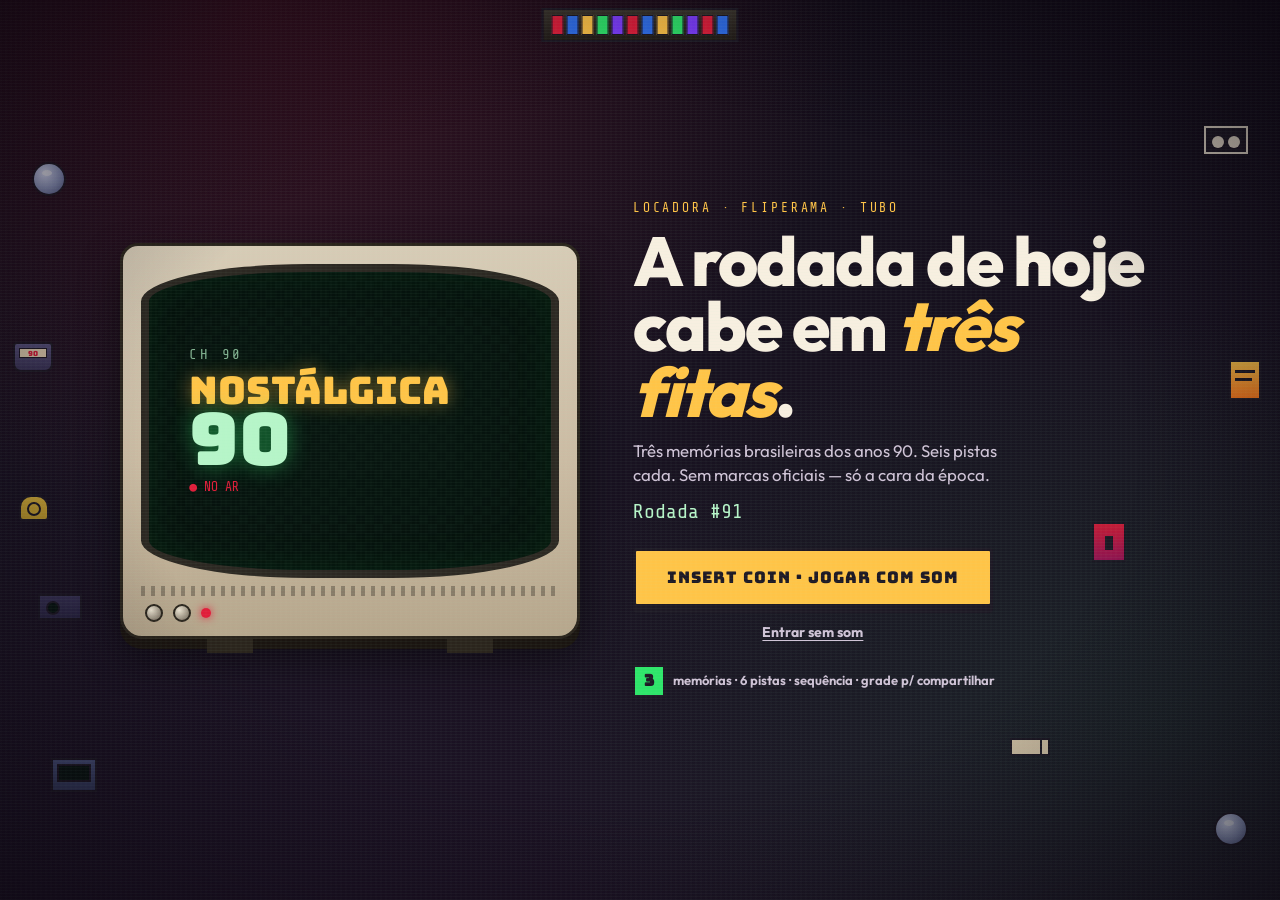
<file: index.html>
<!DOCTYPE html>
<html lang="pt-BR">
<head>
<meta charset="UTF-8">
<meta name="viewport" content="width=device-width, initial-scale=1.0, viewport-fit=cover">
<title>Nostálgica 90 — Rodada diária dos anos 90</title>
<meta name="description" content="3 memórias por dia: descubra clássicos dos anos 90 no Brasil com 6 pistas progressivas. Sequência, pontuação da rodada e grade para compartilhar. Volte todo dia.">
<meta name="theme-color" content="#c9bba4">
<meta name="apple-mobile-web-app-capable" content="yes">
<meta name="apple-mobile-web-app-status-bar-style" content="black-translucent">
<meta name="apple-mobile-web-app-title" content="Nostálgica 90">

<meta property="og:type" content="website">
<meta property="og:site_name" content="Nostálgica 90">
<meta property="og:title" content="Nostálgica 90 — Rodada diária dos anos 90">
<meta property="og:description" content="3 memórias por dia, 6 pistas, sequência e a cara de uma TV de tubo. Você lembra disso?">
<meta property="og:url" content="https://asilva-01.github.io/nostalgica90/">
<meta property="og:image" content="https://asilva-01.github.io/nostalgica90/assets/og-image.png">
<meta property="og:locale" content="pt_BR">
<meta name="twitter:card" content="summary_large_image">
<meta name="twitter:title" content="Nostálgica 90 — Rodada diária dos anos 90">
<meta name="twitter:description" content="3 memórias por dia, 6 pistas, sequência e a cara de uma TV de tubo.">
<meta name="twitter:image" content="https://asilva-01.github.io/nostalgica90/assets/og-image.png">
<link rel="canonical" href="https://asilva-01.github.io/nostalgica90/">
<link rel="icon" type="image/png" href="assets/icons/icon-192.png">
<link rel="apple-touch-icon" href="assets/icons/icon-192.png">
<link rel="manifest" href="manifest.json">
<link rel="stylesheet" href="styles.css">
<script type="application/ld+json">
{
  "@context": "https://schema.org",
  "@type": "WebApplication",
  "name": "Nostálgica 90",
  "url": "https://asilva-01.github.io/nostalgica90/",
  "description": "Rodada diária de 3 memórias dos anos 90 no Brasil. Descubra cada clássico com o menor número de pistas, some os pontos da rodada e mantenha sua sequência.",
  "inLanguage": "pt-BR",
  "applicationCategory": "GameApplication",
  "operatingSystem": "Any",
  "browserRequirements": "Requires JavaScript. Requires HTML5.",
  "offers": {
    "@type": "Offer",
    "price": "0",
    "priceCurrency": "BRL"
  }
}
</script>
</head>
<body>
<div class="scanlines" aria-hidden="true"></div>
<div class="vignette" aria-hidden="true"></div>
<div class="camada-crt" aria-hidden="true"></div>

<div class="ambiente" aria-hidden="true">
  <div class="amb-prateleira">
    <span class="vhs-mini c1"></span><span class="vhs-mini c2"></span><span class="vhs-mini c3"></span>
    <span class="vhs-mini c4"></span><span class="vhs-mini c5"></span><span class="vhs-mini c1"></span>
    <span class="vhs-mini c2"></span><span class="vhs-mini c3"></span><span class="vhs-mini c4"></span>
    <span class="vhs-mini c5"></span><span class="vhs-mini c1"></span><span class="vhs-mini c2"></span>
  </div>
  <div class="memo memo-cd amb-1"><span class="cd-reflexo"></span></div>
  <div class="memo memo-cartucho amb-2"><span class="cart-rotulo">90</span></div>
  <div class="memo memo-cassete amb-3"><span class="cas-carretel a"></span><span class="cas-carretel b"></span></div>
  <div class="memo memo-telefone amb-4"><span class="tel-disco"></span></div>
  <div class="memo memo-computador amb-5"><span class="comp-tela"></span></div>
  <div class="memo memo-revista amb-6"><span class="rev-linha a"></span><span class="rev-linha b"></span></div>
  <div class="memo memo-ingresso amb-7"><span class="ing-perfurada"></span></div>
  <div class="memo memo-camera amb-8"><span class="cam-lente"></span></div>
  <div class="memo memo-cd amb-9"><span class="cd-reflexo"></span></div>
  <div class="memo memo-fliperama amb-10"><span class="flip-joystick"></span></div>
</div>

<div class="loading" id="loading" role="status" aria-live="polite">
  <div class="loading-conteudo">
    <div class="loading-vhs" aria-hidden="true">
      <span class="loading-janela"></span>
      <span class="loading-rotulo">N-90</span>
    </div>
    <div class="titulo">NOSTÁLGICA 90</div>
    <div class="sub">Rebobinando a fita…</div>
    <div class="loading-barra"><div id="loadingBarra"></div></div>
    <div class="dica">Tracking · CH 90 · PLAY</div>
  </div>
</div>

<section class="hero" id="hero">
  <div class="hero-inner">
    <div class="hero-tv" aria-hidden="true">
      <div class="hero-tv-carcaca">
        <div class="hero-tv-tela">
          <div class="hero-estatica"></div>
          <div class="hero-tv-conteudo">
            <span class="hero-ch">CH 90</span>
            <span class="hero-logo-linha">NOSTÁLGICA</span>
            <span class="hero-logo-num">90</span>
            <span class="hero-onair">● NO AR</span>
          </div>
        </div>
        <div class="hero-tv-grade"></div>
        <div class="hero-tv-botoes">
          <span class="tv-knob"></span>
          <span class="tv-knob"></span>
          <span class="led-rec"></span>
        </div>
      </div>
      <div class="hero-tv-base"></div>
    </div>

    <div class="hero-texto">
      <p class="hero-selo">LOCADORA · FLIPERAMA · TUBO</p>
      <h1 class="hero-h1">A rodada de hoje<br>cabe em <em>três fitas</em>.</h1>
      <p class="hero-sub">Três memórias brasileiras dos anos 90. Seis pistas cada. Sem marcas oficiais — só a cara da época.</p>
      <p class="hero-tag" id="heroMetaDia">Rodada do dia</p>
      <div class="hero-acoes">
        <button type="button" class="btn-hero btn-hero-primario" id="btnSom">INSERT COIN · jogar com som</button>
        <button type="button" class="btn-hero-secundario" id="btnComecar">Entrar sem som</button>
      </div>
      <p class="hero-badge"><span class="selo-90">3</span><span>memórias · 6 pistas · sequência · grade p/ compartilhar</span></p>
    </div>
  </div>
</section>

<main class="app hidden" id="app">
  <header class="topo">
    <div class="topo-logo" id="topoLogo" title="Nostálgica 90">
      <span class="topo-logo-icone" aria-hidden="true">📺</span>
      <span class="topo-logo-txt">NOSTÁLGICA</span>
      <span class="topo-logo-90">90</span>
    </div>
    <div class="topo-canal" aria-hidden="true">
      <span class="canal-ch">CH 90</span><span class="canal-sep">·</span><span class="canal-no-ar">NO AR</span>
    </div>
    <div class="topo-controles">
      <button class="icone-btn ativo" id="btnSfxToggle" aria-pressed="true" aria-label="Efeitos sonoros" title="Efeitos">🔔</button>
      <button class="icone-btn" id="btnMusicaToggle" aria-pressed="false" aria-label="Música" title="Música">🎵</button>
      <button class="icone-btn ativo" id="btnCrt" aria-pressed="true" aria-label="Modo 90s" title="90s MODE">📺</button>
    </div>
  </header>

  <div class="placar" role="status" aria-label="Placar">
    <span class="placar-rotulo">DISPLAY · VIDEOCASSETE</span>
    <div class="placar-led">
      <span class="led-pts"><b id="stPtsRodada">0</b><small>RODADA</small></span>
      <span class="led-sep"></span>
      <span class="led-item fogo"><b id="stSeq">0</b><small>SEQ</small></span>
      <span class="led-item"><b id="stMax">0</b><small>MELHOR</small></span>
      <span class="led-item"><b id="stPts">0</b><small>PTS</small></span>
      <span class="led-item"><b id="stSlot">1/3</b><small>FITA</small></span>
    </div>
  </div>

  <div class="app-corpo">
    <div class="app-coluna">
      <div class="tv-shell" id="secJogo">
        <div class="tv-cabeca">
          <span class="tv-etiqueta">PROGRAMAÇÃO</span>
          <span class="desafio-num" id="chaveDesafio">RODADA #1 · MEMÓRIA 1/3</span>
        </div>
        <div class="tv-carcaca">
          <div class="tv-tela">
            <div class="tv-bug">
              <span class="tv-bug-ao-vivo">● AO VIVO</span>
              <span class="tv-bug-ch">CH 90</span>
              <span class="tv-bug-rec">REC ●</span>
            </div>
            <div class="rodada-progresso" id="rodadaProgresso" aria-label="Progresso da rodada"></div>
            <div class="desafio-cabecalho">
              <span class="cat-pill" id="catPill">📺</span>
            </div>
            <div class="challenge-img" id="challengeImg" aria-label="Arte do desafio"></div>
            <div class="pontos-info">
              <span id="pontosLabel">Pontos desta pista</span><span><b id="pontosPossiveis">100</b> pts</span>
            </div>
            <div class="pontos-barra"><div id="pontosBarra"></div></div>
            <div id="listaPistas"></div>
            <div class="feedback" id="respMsg" role="status" aria-live="polite"></div>

            <div class="entrada" id="areaJogo">
              <label class="sr-only" for="campo">Sua resposta</label>
              <input type="text" id="campo" placeholder="Sua resposta…" autocomplete="off" autocapitalize="off" maxlength="40" aria-label="Sua resposta">
              <button type="button" class="btn btn-verde" onclick="Jogo.enviarResposta()">OK</button>
              <button type="button" class="btn btn-pular" onclick="Jogo.pularPista()">Próx. pista</button>
              <div id="areaAlternativas" class="alternativas hidden"></div>
            </div>
            <div class="botoes hidden" id="areaFim"></div>
            <div class="botoes hidden" id="areaResumo"></div>
            <div class="botoes hidden" id="areaRefazer"></div>
            <div class="hidden" id="arquivoNav">
              <button type="button" class="btn btn-azul" onclick="Jogo.voltarHoje()">⬅ Voltar pra rodada de hoje</button>
            </div>
          </div>
          <div class="tv-painel">
            <div class="tv-botoes-fisicos">
              <span class="tv-fisico on"></span>
              <span class="tv-fisico ch"></span>
              <span class="tv-fisico vol"></span>
            </div>
            <span class="tv-marca">NOSTÁLGICA 90</span>
          </div>
        </div>
        <div class="tv-perna"></div>
      </div>
      <p class="hidden voltar-amanha" id="voltarAmanha">Amanhã tem outra rodada de 3. Volte pra não perder a sequência.</p>
    </div>

    <div class="app-coluna">
      <section class="card card-secundario secao" id="secSemana">
        <div class="secao-cab" onclick="Jogo.abrirSecao('secSemana')">
          <div class="card-titulo" style="margin-bottom:0">SUA SEQUÊNCIA</div>
          <span class="seta">▶</span>
        </div>
        <div id="semana" class="semana"></div>
      </section>

      <section class="card card-secundario secao" id="secArquivo">
        <div class="secao-cab" onclick="Jogo.abrirSecao('secArquivo')">
          <div class="card-titulo" style="margin-bottom:0">ARQUIVO DA LOCADORA</div>
          <span class="seta">▶</span>
        </div>
        <p class="museu-tag">Cada fita é uma rodada de 3. Sem gabarito.</p>
        <div class="filtros" id="filtros"></div>
        <div class="galeria" id="galeria"></div>
      </section>

      <section class="card card-secundario secao" id="secCenas">
        <div class="secao-cab" onclick="Jogo.abrirSecao('secCenas')">
          <div class="card-titulo" style="margin-bottom:0">CENAS DE MEMÓRIA</div>
          <span class="seta">▶</span>
        </div>
        <p class="cenas-tag">Entre num lugar dos anos 90 e ache as memórias.</p>
        <div class="cenas-grid" id="cenasGrid"></div>
        <div class="cena" id="cenaVisor" aria-label="Cena de memória"></div>
      </section>

      <section class="card card-secundario secao" id="secMuseu">
        <div class="secao-cab" onclick="Jogo.abrirSecao('secMuseu')">
          <div class="card-titulo" style="margin-bottom:0">MUSEU DOS ANOS 90</div>
          <span class="seta">▶</span>
        </div>
        <p class="museu-tag">Colecione memórias de uma década.</p>
        <div class="museu-grid" id="museuGrid" style="margin-top:10px"></div>
        <div class="museu-itens" id="museuItens"></div>
      </section>
    </div>
  </div>

  <div class="rodape">
    <span class="rodape-sigla">NOSTÁLGICA 90 · CANAL DA MEMÓRIA</span><br>
    <a href="speciais.html">Speciais</a> · <a href="jogar-de-novo.html">Jogar de novo</a> · <a href="novelas.html">Novelas</a> · <a href="creditos.html">Créditos</a><br>
    Arte original · fotos livres na revelação · Feito com saudade dos anos 90
  </div>
</main>

<div class="modal-fundo hidden" id="modal" onclick="if(event.target===this)Jogo.fecharModal()">
  <div class="modal" role="dialog" aria-modal="true" aria-labelledby="modalCorpo">
    <button class="fecha" onclick="Jogo.fecharModal()" aria-label="Fechar">✕</button>
    <div id="modalCorpo"></div>
  </div>
</div>

<div class="toast" id="toast" role="status" aria-live="polite"></div>

<script src="selecao-rodada.js"></script>
<script src="resposta.js"></script>
<script src="data.js"></script>
<script src="artes.js?v=4"></script>
<script src="museu-artes.js"></script>
<script src="cenas.js"></script>
<script src="musica.js"></script>
<script src="som.js"></script>
<script src="efeitos.js"></script>
<script src="game.js"></script>
<script>
  if ('serviceWorker' in navigator) {
    window.addEventListener('load', function () {
      navigator.serviceWorker.register('service-worker.js').catch(function () {});
    });
  }
</script>
<script>
(function () {
  function tem(fn) { return typeof fn === "function"; }

  function montarMuseuGrid() {
    var box = document.getElementById("museuGrid");
    if (!box) return;
    if (!window.Dados || !tem(window.Dados.listaMuseu)) {
      console.warn("[BOOT] Dados.listaMuseu indisponível — pulando museu.");
      return;
    }
    var dados = window.Dados.listaMuseu();
    box.innerHTML = "";
    dados.forEach(function (g) {
      var cls = "cat-" + g.cat.replace(/\s+/g, "");
      var qt = g.itens ? g.itens.length : 0;
      box.innerHTML += '<div class="museu-cat ' + cls + '" onclick="Jogo.mostrarMuseu(\'' + g.cat + '\')"><div class="e">' + g.emoji + '</div><div class="t">' + g.cat + '</div><div class="qt">' + qt + ' itens</div></div>';
    });
  }

  var cenaAtual = null;

  function montarCenasGrid() {
    var box = document.getElementById("cenasGrid");
    if (!box) return;
    if (!window.Dados || !tem(window.Dados.listaCenas)) {
      console.warn("[BOOT] Dados.listaCenas indisponível — pulando cenas.");
      return;
    }
    if (!window.Cenas) {
      console.warn("[BOOT] window.Cenas indisponível — pulando cenas.");
      return;
    }
    var cenas = window.Dados.listaCenas();
    if (!cenas || !cenas.length) return;
    box.innerHTML = "";
    cenas.forEach(function (c) {
      box.innerHTML += '<button type="button" class="cena-card" onclick="Cenas.abrirCena(\'' + c.id + '\')"><div class="e">📼</div><div class="t">' + c.title + '</div></button>';
    });
  }

  function renderCena(id) {
    var visor = document.getElementById("cenaVisor");
    if (!visor) return;
    if (!window.Cenas || !tem(window.Cenas.renderizarCena)) {
      console.warn("[BOOT] Cenas.renderizarCena indisponível — pulando cena.");
      return;
    }
    cenaAtual = id;
    visor.innerHTML = window.Cenas.renderizarCena(id);
    if (window.Cenas && tem(window.Cenas.integrarObjetos)) window.Cenas.integrarObjetos(visor);
    var objs = visor.querySelectorAll('.cena-objeto');
    objs.forEach(function (ob) {
      ob.addEventListener('click', function (ev) {
        ev.stopPropagation();
        var mid = ob.getAttribute('data-memoria');
        if (!window.Dados || !tem(window.Dados.memoriaPorId)) return;
        var m = window.Dados.memoriaPorId(mid);
        if (!m) return;
        if (window.Cenas && tem(window.Cenas.tocarSom)) window.Cenas.tocarSom(m);
        if (window.Jogo && tem(window.Jogo.abrirMemoria)) window.Jogo.abrirMemoria(m);
      });
    });
  }

  if (window.Cenas) {
    window.Cenas.abrirCena = function (id) {
      renderCena(id);
      if (window.Cenas.tocarSomCena) window.Cenas.tocarSomCena(id);
    };

    window.Cenas.tocarSomCena = function (id) {
      if (!window.Dados || !tem(window.Dados.cenaPorId)) return;
      var c = window.Dados.cenaPorId(id);
      if (!c) return;
      var m = window.Dados.memoriaPorId((c.objects || [])[0]);
      if (m) window.Cenas.tocarSom(m);
    };
  } else {
    console.warn("[BOOT] window.Cenas indisponível — cenas desabilitadas.");
  }

  function removerLoading() {
    var barra = document.getElementById("loadingBarra");
    if (barra) barra.style.width = "100%";
    setTimeout(function () {
      var l = document.getElementById("loading");
      if (!l) return;
      l.classList.add("sai");
      var reduzido = window.matchMedia && window.matchMedia('(prefers-reduced-motion: reduce)').matches;
      var hero = document.getElementById("hero");
      if (hero) {
        if (!reduzido) {
          hero.classList.add("hero-ligando");
          setTimeout(function () { hero.classList.remove("hero-ligando"); hero.classList.add("hero-pronto"); }, 950);
        } else {
          hero.classList.add("hero-pronto");
        }
      }
      setTimeout(function () { if (l && l.parentNode) l.remove(); }, 450);
    }, 350);
  }

  function mostrarErroBoot(msg) {
    var t = document.getElementById("toast");
    if (t) {
      t.textContent = msg;
      t.classList.add("show");
      clearTimeout(t._t);
      t._t = setTimeout(function () { t.classList.remove("show"); }, 5000);
    }
  }

  if (!window.Dados || !tem(window.Dados.carregar)) {
    console.error("[BOOT] Dados.carregar indisponível — versão incompatível dos scripts.");
    mostrarErroBoot("Falha ao carregar os dados. Recarregue com Ctrl+F5.");
    removerLoading();
  } else {
    window.Dados.carregar()
      .then(function () {
        console.log("[BOOT] Dados carregados com sucesso.");
        montarMuseuGrid();
        montarCenasGrid();
        if (window.Jogo && tem(window.Jogo.mostrarMuseu)) window.Jogo.mostrarMuseu();
        if (window.Jogo && tem(window.Jogo.mostrarGaleria)) window.Jogo.mostrarGaleria("TODOS");
        if (tem(window.NostalgicaInit)) window.NostalgicaInit();
        var cenas = window.Dados.listaCenas();
        if (cenas && cenas.length) renderCena(cenas[0].id);
      })
      .catch(function (err) {
        console.error("[BOOT] Erro na inicialização:", err);
        mostrarErroBoot("Algo deu errado ao carregar. Recarregue a página.");
      })
      .finally(function () {
        removerLoading();
      });
  }
})();
</script>
</body>
</html>
</file>
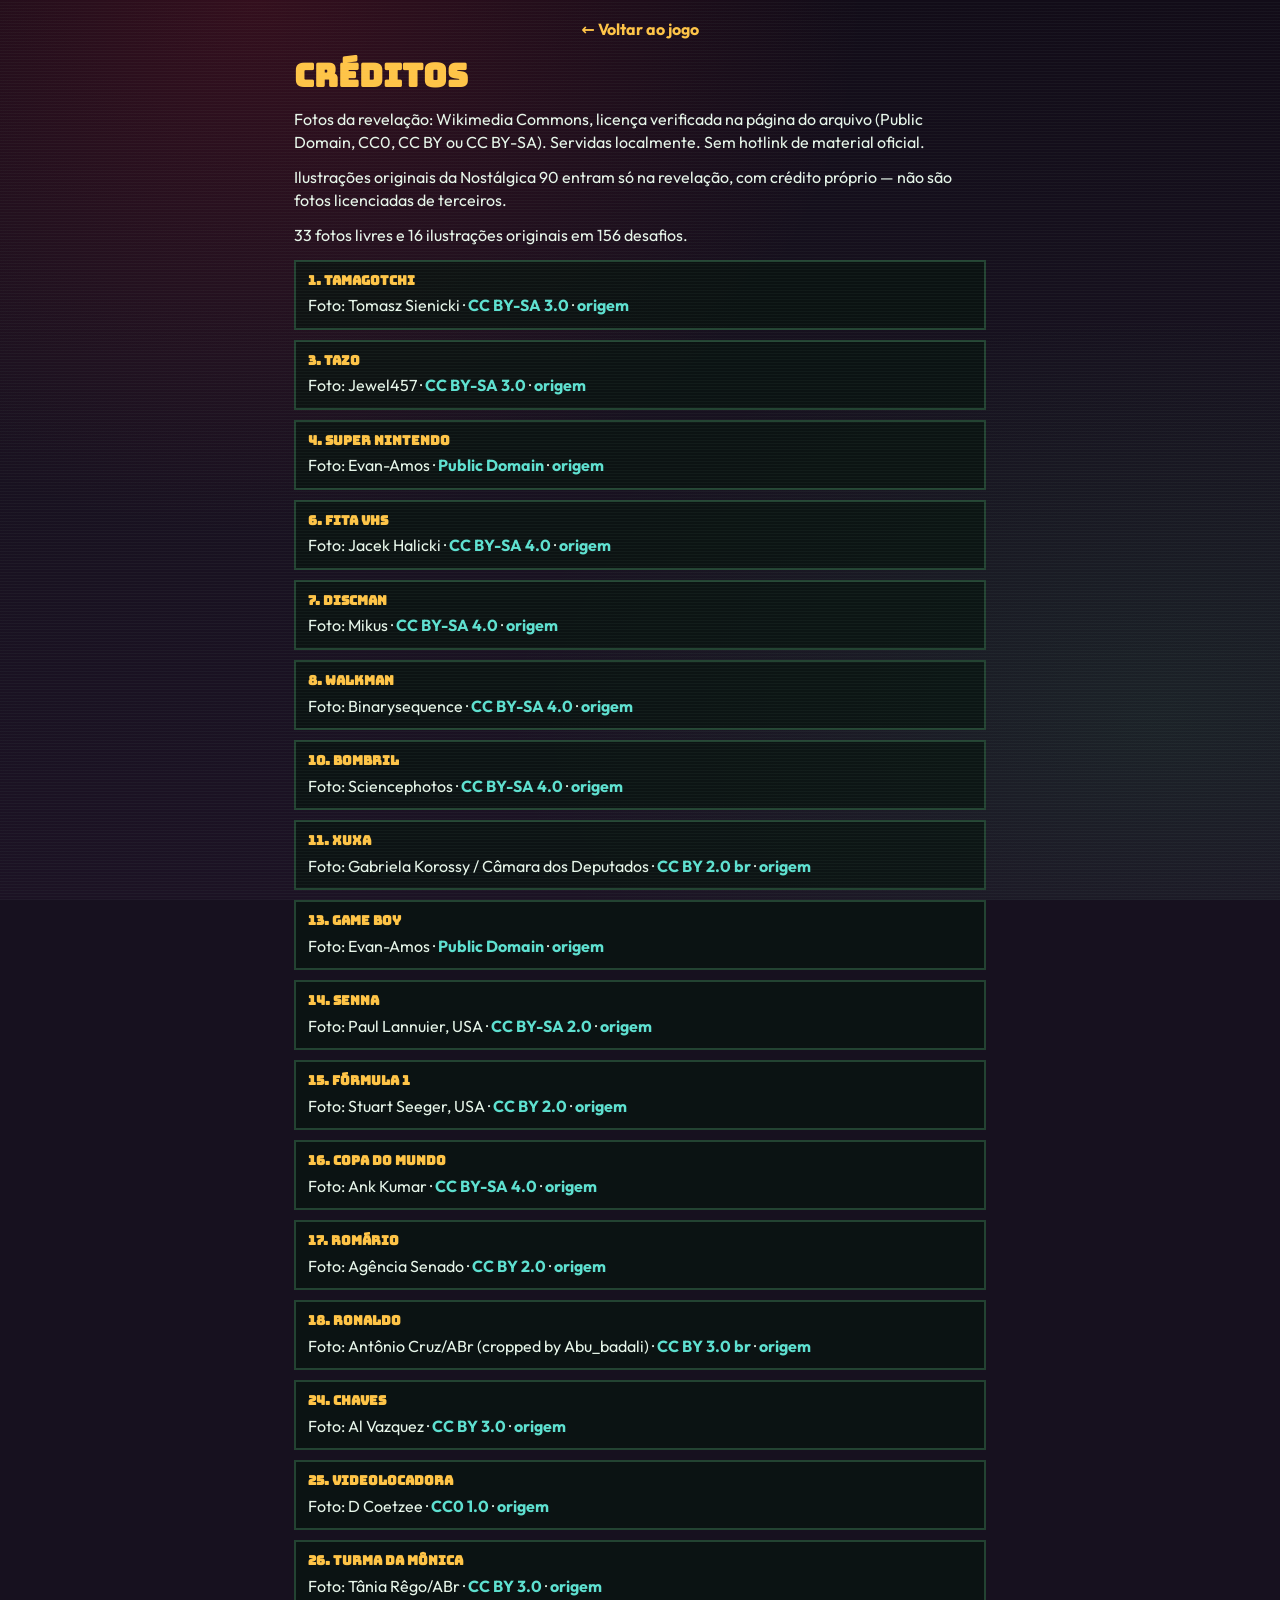
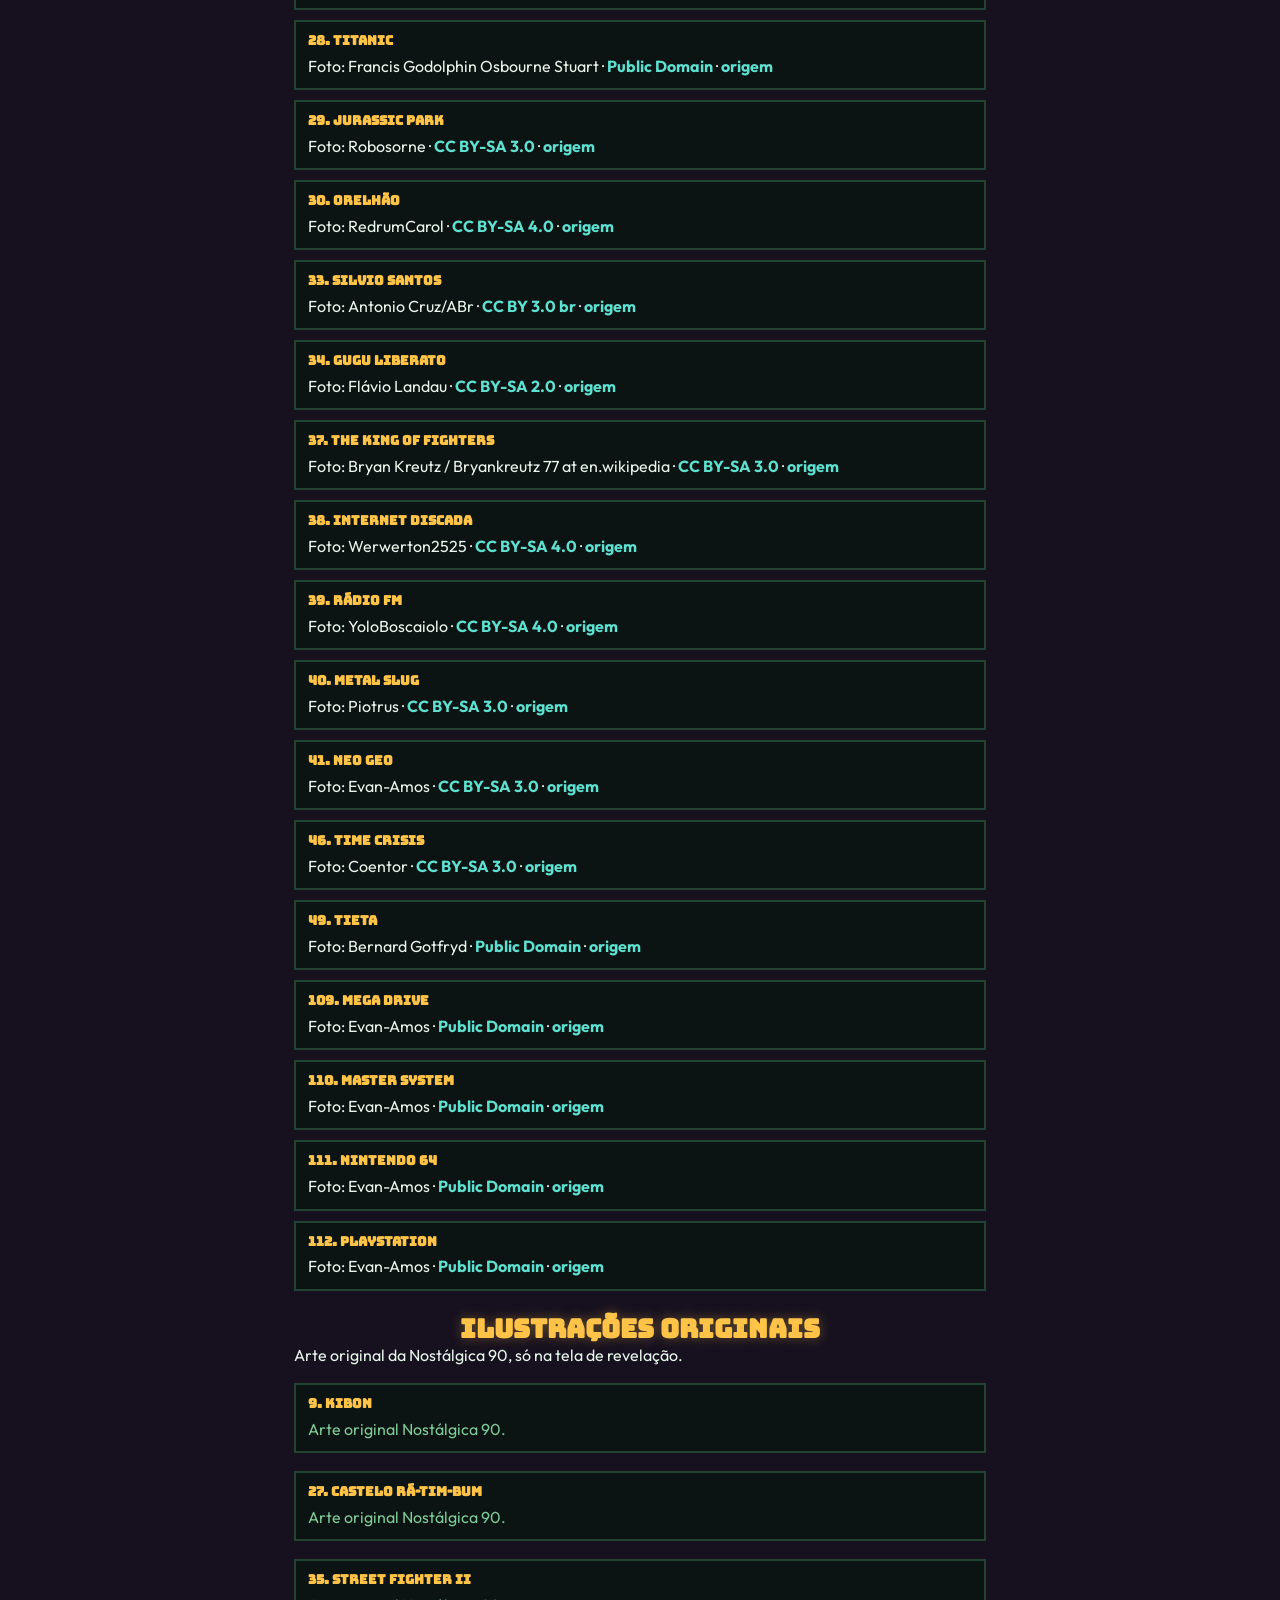
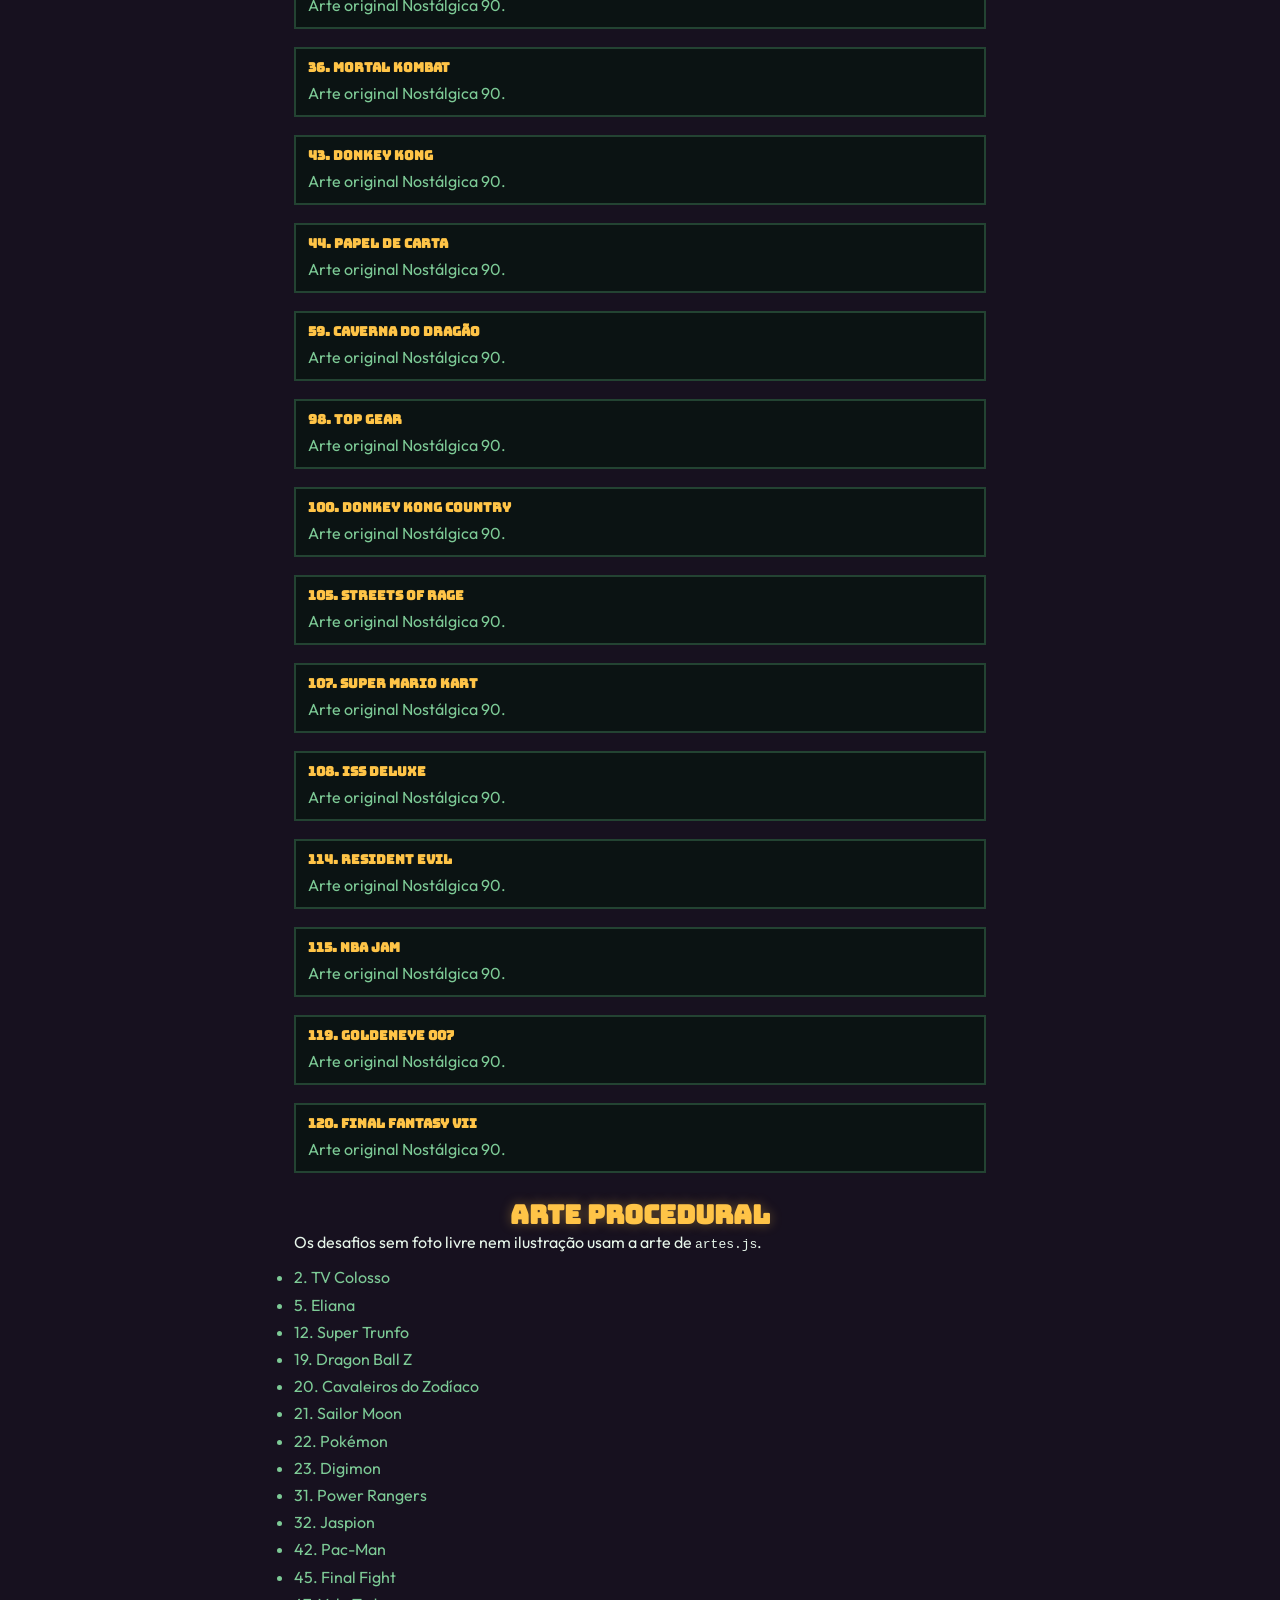
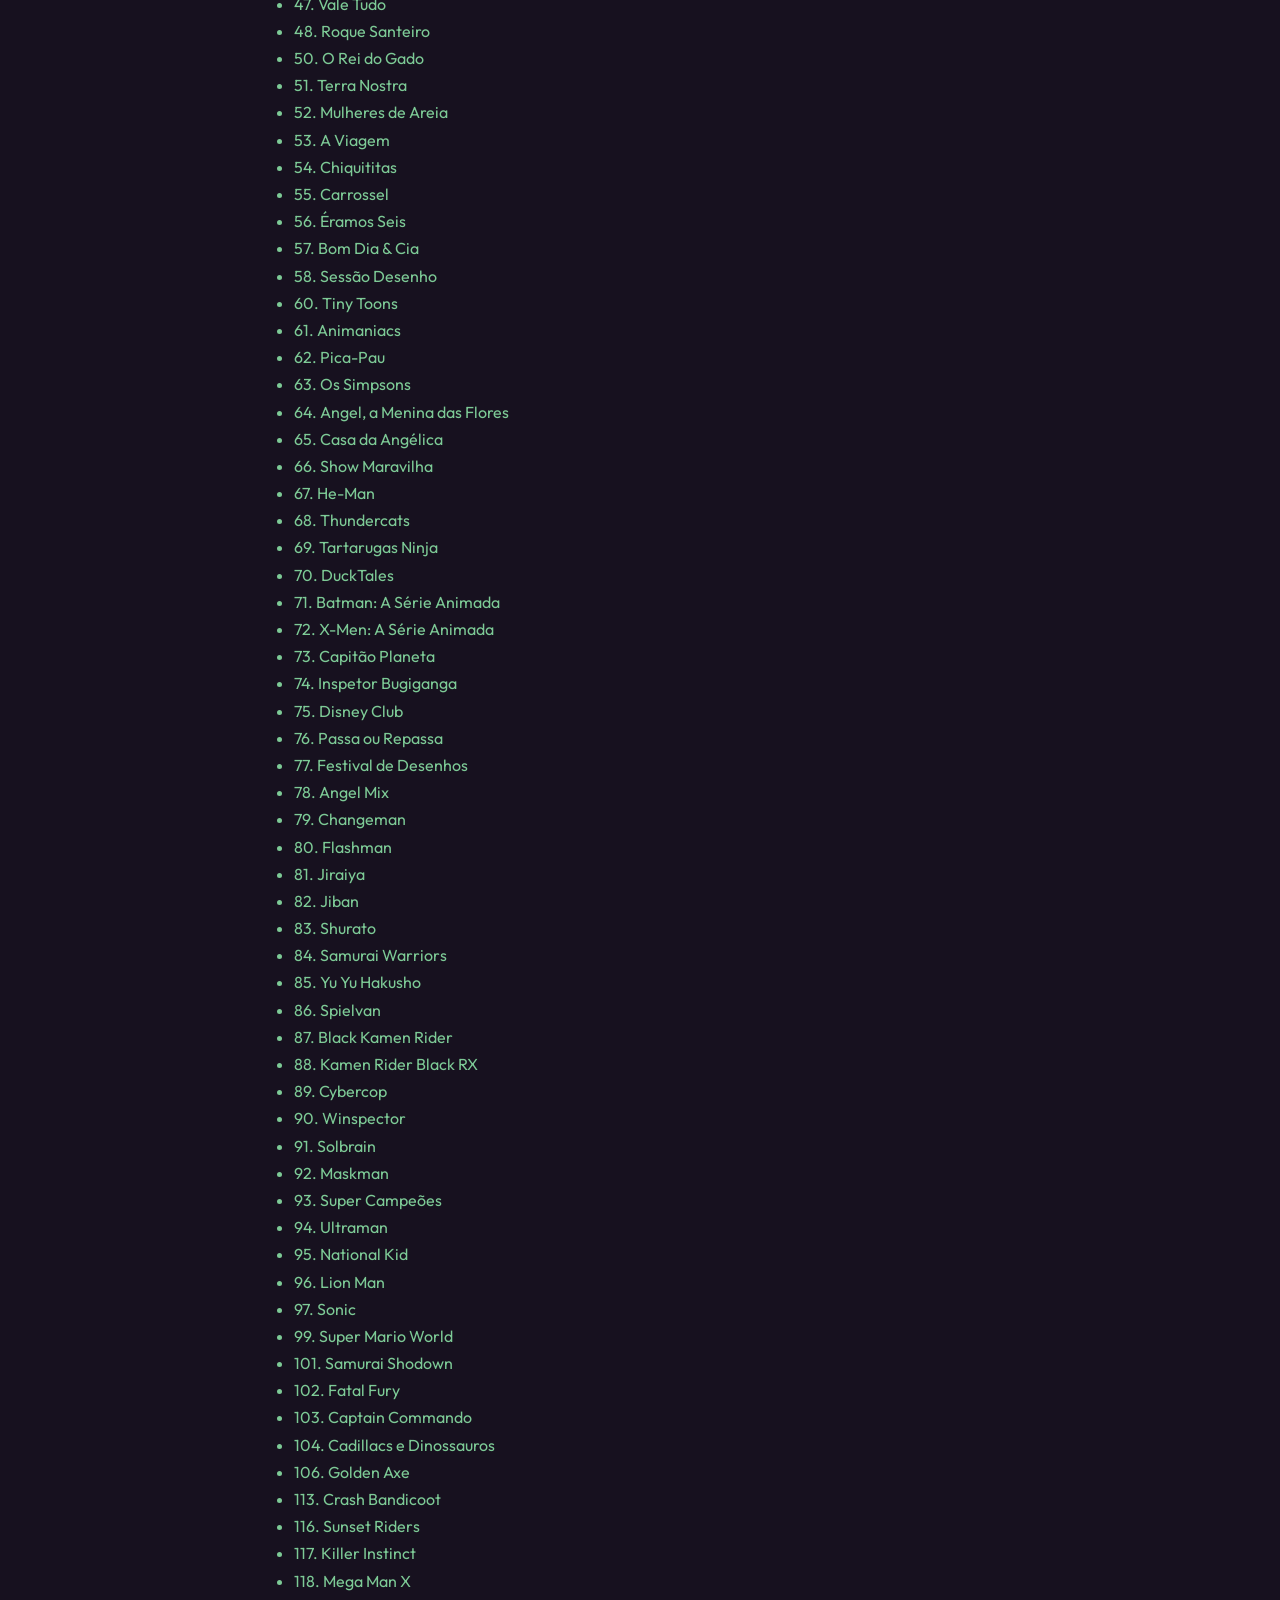
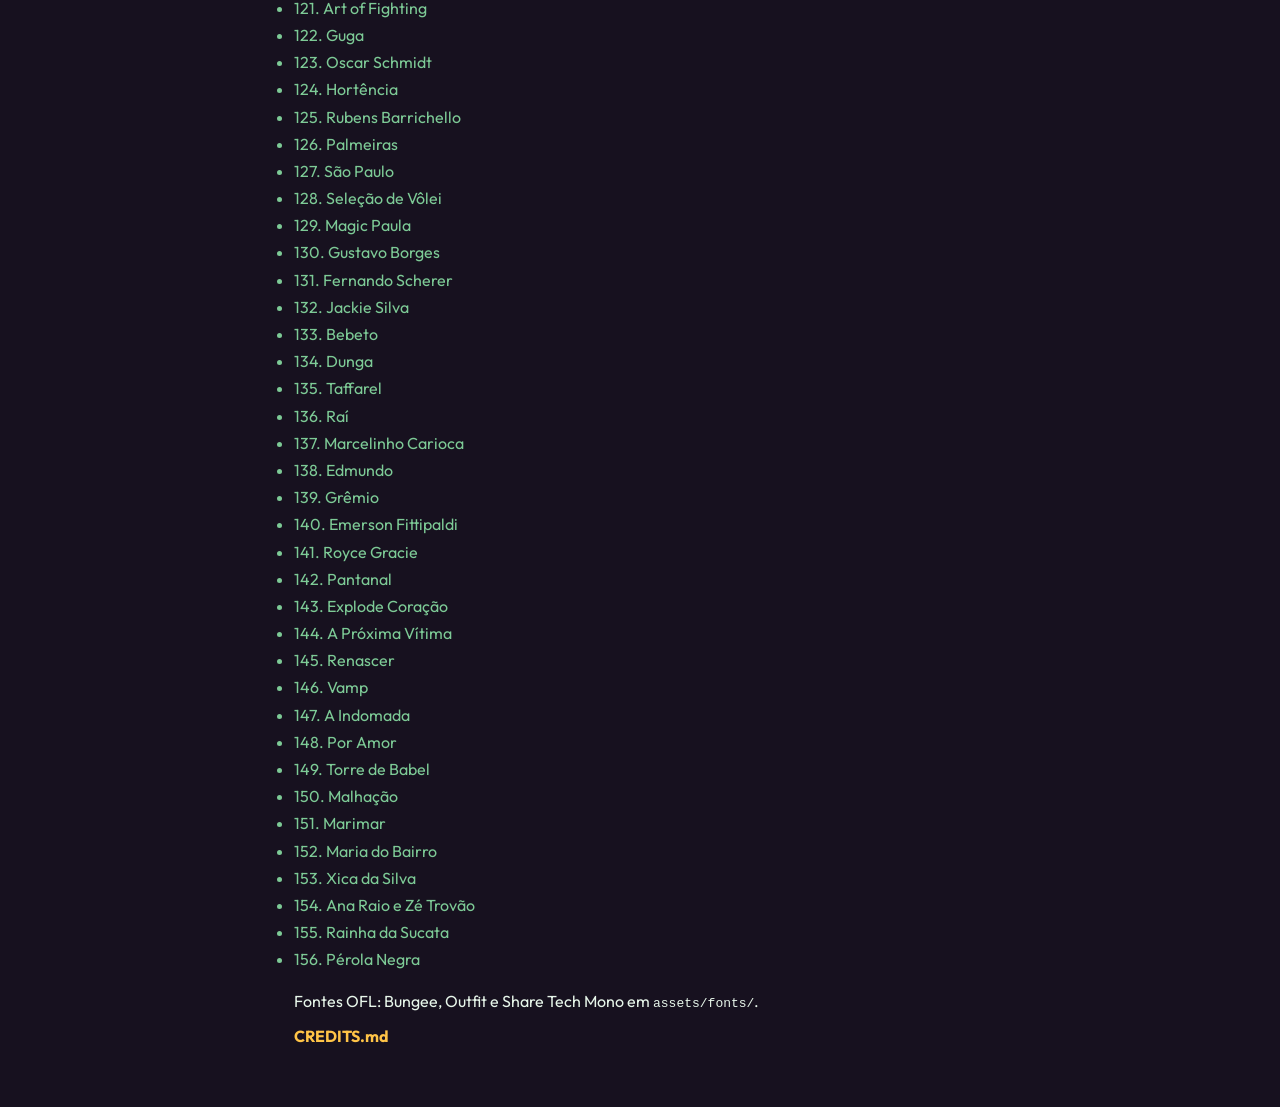
<file: creditos.html>
<!DOCTYPE html>
<html lang="pt-BR">
<head>
<meta charset="UTF-8">
<meta name="viewport" content="width=device-width, initial-scale=1.0">
<title>Créditos — Nostálgica 90</title>
<meta name="description" content="Créditos das fotos de licença livre e das ilustrações originais usadas na tela de revelação da Nostálgica 90.">
<link rel="stylesheet" href="styles.css">
<style>
  .creditos-wrap { max-width: 720px; margin: 0 auto; padding: 18px 14px 48px; }
  .creditos-wrap h1 { font-family: var(--font-display); font-size: clamp(22px, 6vw, 32px); color: var(--ambar); margin: 12px 0 8px; }
  .creditos-wrap p { color: var(--texto-tela); margin-bottom: 12px; }
  .creditos-lista { list-style: none; display: grid; gap: 10px; }
  .creditos-item {
    background: rgba(7,20,15,0.72); border: 2px solid #234332; padding: 10px 12px;
    color: var(--texto-tela); overflow-wrap: anywhere;
  }
  .creditos-item b { font-family: var(--font-display); font-size: 13px; color: var(--ambar); display: block; margin-bottom: 4px; }
  .creditos-item a { color: var(--ciano); }
  .creditos-arte { margin-top: 22px; }
  .creditos-arte li { margin: 4px 0; color: var(--fosforo-dim); }
</style>
</head>
<body>
<div class="scanlines" aria-hidden="true"></div>
<div class="creditos-wrap">
  <p class="nav" style="text-align:center"><a href="index.html">← Voltar ao jogo</a></p>
  <h1>Créditos</h1>
  <p>Fotos da revelação: Wikimedia Commons, licença verificada na página do arquivo (Public Domain, CC0, CC BY ou CC BY-SA). Servidas localmente. Sem hotlink de material oficial.</p>
  <p>Ilustrações originais da Nostálgica 90 entram só na revelação, com crédito próprio — não são fotos licenciadas de terceiros.</p>
  <p id="resumo"></p>
  <ul class="creditos-lista" id="listaFotos"></ul>
  <div class="creditos-arte">
    <h2 class="fim-titulo">Ilustrações originais</h2>
    <p>Arte original da Nostálgica 90, só na tela de revelação.</p>
    <ul class="creditos-lista" id="listaOriginais"></ul>
  </div>
  <div class="creditos-arte">
    <h2 class="fim-titulo">Arte procedural</h2>
    <p>Os desafios sem foto livre nem ilustração usam a arte de <code>artes.js</code>.</p>
    <ul id="listaArte"></ul>
  </div>
  <p style="margin-top:18px">Fontes OFL: Bungee, Outfit e Share Tech Mono em <code>assets/fonts/</code>.</p>
  <p><a href="CREDITS.md">CREDITS.md</a></p>
</div>
<script src="data.js"></script>
<script>
(function () {
  function esc(s) {
    return String(s || '').replace(/&/g,'&amp;').replace(/</g,'&lt;').replace(/>/g,'&gt;');
  }
  function go(lista) {
    function original(c) {
      var cr = c.credito_imagem || {};
      return cr.tipo === 'arte-original' || cr.licenca === 'Arte original';
    }
    var fotos = lista.filter(function (c) { return c.image && c.credito_imagem && !original(c); });
    var originais = lista.filter(function (c) { return c.image && original(c); });
    var arte = lista.filter(function (c) { return !c.image; });
    document.getElementById('resumo').textContent =
      fotos.length + ' fotos livres e ' + originais.length + ' ilustrações originais em ' + lista.length + ' desafios.';
    document.getElementById('listaFotos').innerHTML = fotos.map(function (c) {
      var cr = c.credito_imagem;
      return '<li class="creditos-item"><b>' + esc(c.id + '. ' + c.resp) + '</b>' +
        'Foto: ' + esc(cr.autor) + ' · <a href="' + esc(cr.url_licenca) + '" rel="noopener noreferrer" target="_blank">' + esc(cr.licenca) + '</a>' +
        ' · <a href="' + esc(cr.url_origem) + '" rel="noopener noreferrer" target="_blank">origem</a></li>';
    }).join('');
    document.getElementById('listaOriginais').innerHTML = originais.map(function (c) {
      return '<li class="creditos-item"><b>' + esc(c.id + '. ' + c.resp) + '</b>' +
        'Arte original Nostálgica 90.</li>';
    }).join('');
    document.getElementById('listaArte').innerHTML = arte.map(function (c) {
      return '<li>' + esc(c.id + '. ' + c.resp) + '</li>';
    }).join('');
  }
  if (window.Dados && window.Dados.carregar) {
    window.Dados.carregar().then(function () { go(window.Dados.lista()); });
  }
})();
</script>
</body>
</html>
</file>
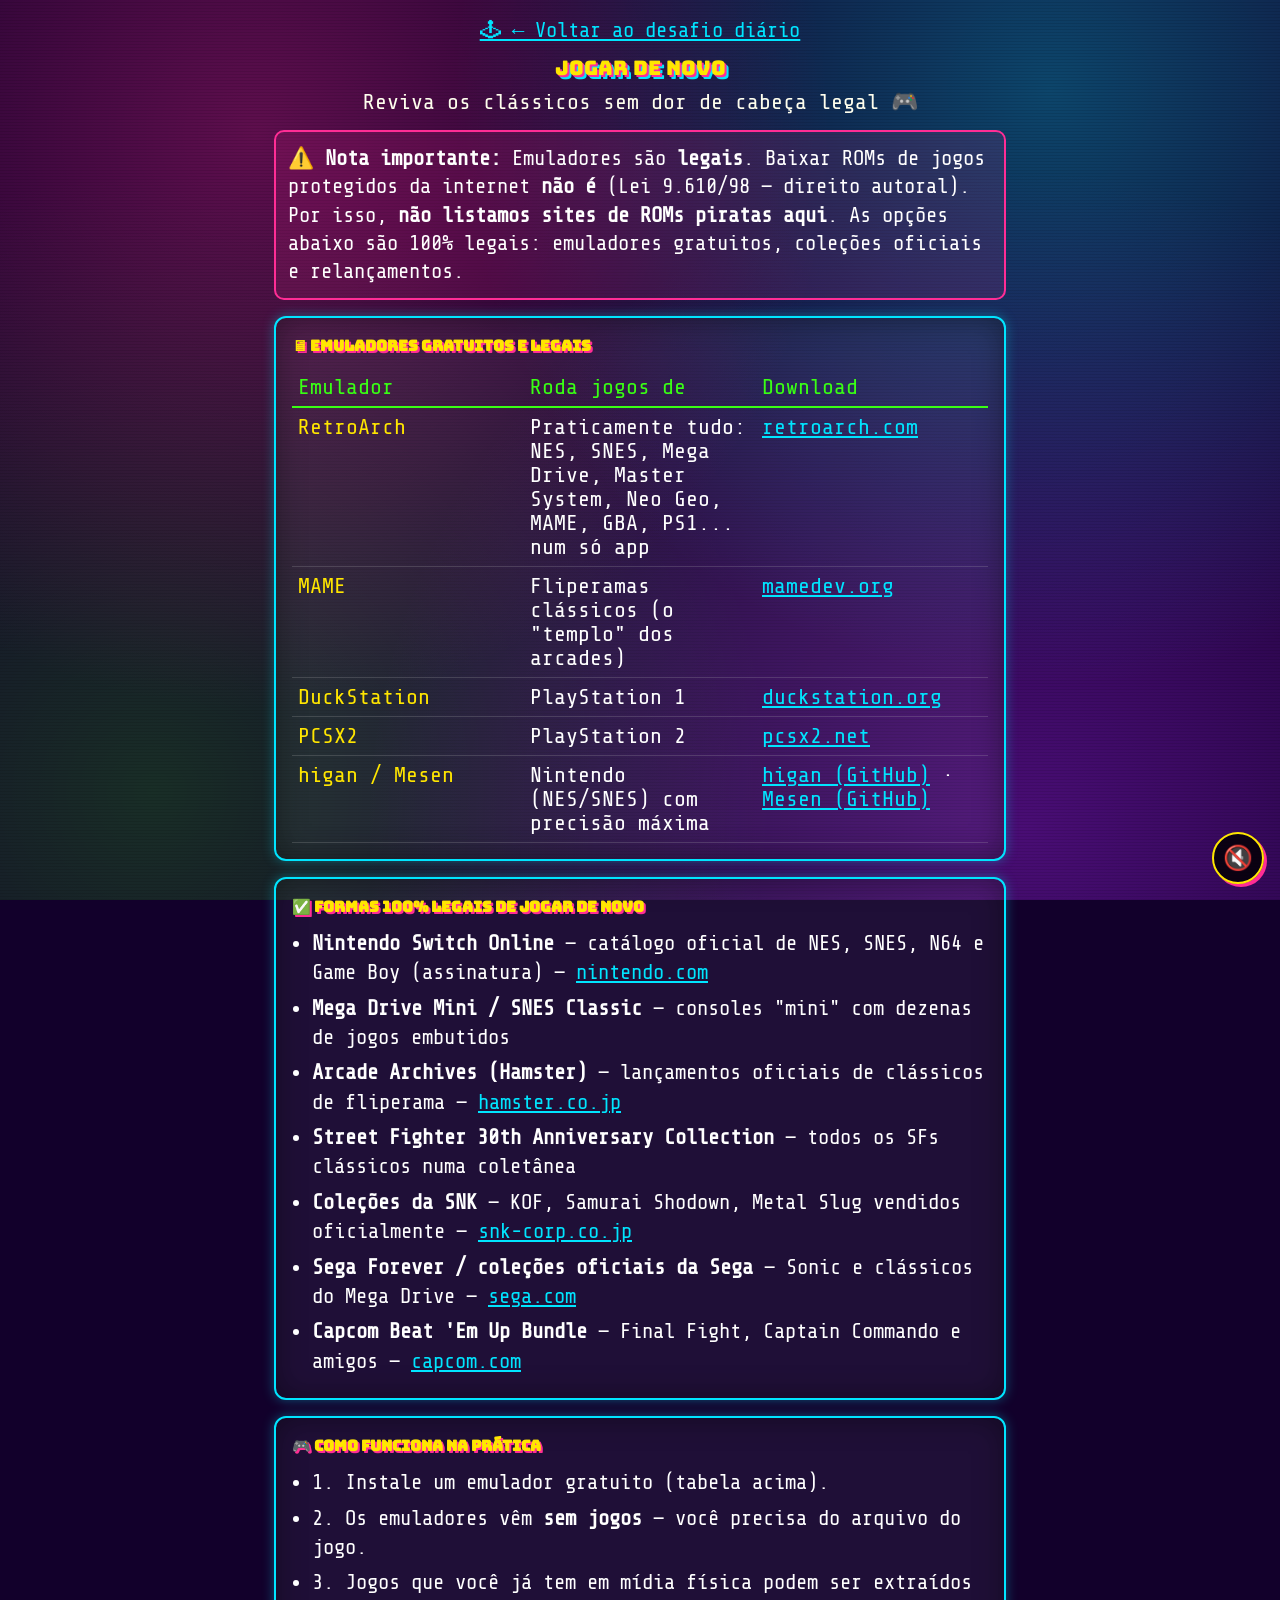
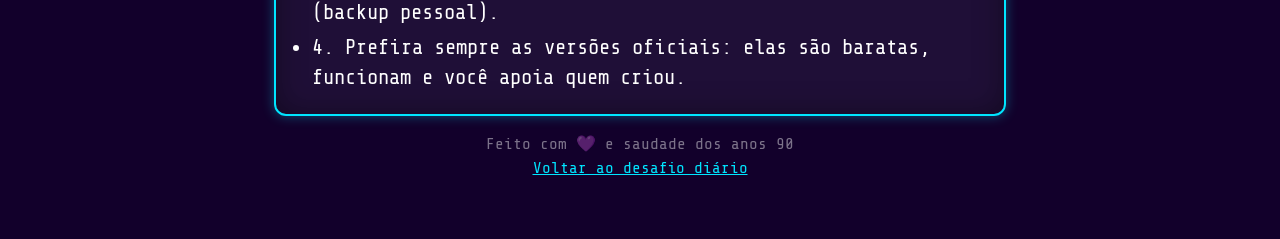
<file: jogar-de-novo.html>
<!DOCTYPE html>
<html lang="pt-BR">
<head>
<meta charset="UTF-8">
<meta name="viewport" content="width=device-width, initial-scale=1.0">
<title>Jogar de novo — Emuladores legais dos anos 90</title>
<meta name="description" content="Como reviver NES, SNES, Mega Drive, Master System, Neo Geo, MAME, PlayStation e mais, de forma legal e gratuita.">
<link rel="stylesheet" href="assets/fonts/local.css">
<style>
  :root {
    --rosa:#ff2d95; --azul:#00e5ff; --amarelo:#ffe600;
    --verde:#39ff14; --roxo:#b026ff; --fundo:#12002b;
  }
  * { margin:0; padding:0; box-sizing:border-box; }
  html, body { overflow-x:hidden; max-width:100%; }
  body { font-family:'Share Tech Mono',monospace; background:var(--fundo); color:#fff; }
  .bg { position:fixed; inset:0; z-index:-2;
    background:
      radial-gradient(circle at 20% 15%, rgba(255,45,149,.32), transparent 45%),
      radial-gradient(circle at 82% 10%, rgba(0,229,255,.3), transparent 45%),
      radial-gradient(circle at 80% 92%, rgba(176,38,255,.35), transparent 50%),
      radial-gradient(circle at 12% 88%, rgba(57,255,20,.18), transparent 45%),
      var(--fundo);
  }
  .scanlines { position:fixed; inset:0; z-index:-1; pointer-events:none;
    background:repeating-linear-gradient(0deg, rgba(0,0,0,.15) 0 1px, transparent 1px 3px); opacity:.55; }
  .wrap { max-width:min(760px, 100%); margin:0 auto; padding:18px 14px 60px; overflow-x:hidden; }
  @keyframes tv { 0%{transform:scale(.2);opacity:0;filter:brightness(5);} 100%{transform:scale(1);opacity:1;} }
  .tv { animation:tv .5s ease-out; }

  .nav { text-align:center; font-size:clamp(17px,3.2vw,21px); margin-bottom:10px; }
  a { color:var(--azul); }
  .logo {
    font-family:'Bungee',sans-serif; font-size:clamp(13px,3.4vw,20px);
    color:var(--amarelo); text-shadow:2px 2px 0 var(--rosa),4px 4px 0 var(--azul);
    text-align:center; line-height:1.5; margin:6px 0;
  }
  .sub { text-align:center; font-size:clamp(17px,3.4vw,22px); color:#ffe; margin-bottom:16px; }

  .card { background:rgba(255,255,255,.06); border:2px solid var(--azul);
    box-shadow:0 0 12px rgba(0,229,255,.35), inset 0 0 30px rgba(0,0,0,.4);
    border-radius:12px; padding:16px; margin-bottom:16px; }
  .card h2 {
    font-family:'Bungee',sans-serif; font-size:clamp(11px,2.8vw,15px);
    color:var(--amarelo); text-shadow:2px 2px 0 var(--rosa); margin-bottom:10px; line-height:1.6;
  }
  .tabela-wrap { width:100%; max-width:100%; overflow-x:auto; }
  table { width:100%; max-width:100%; border-collapse:collapse; font-size:clamp(16px,3.2vw,22px); table-layout:fixed; }
  th, td { text-align:left; padding:7px 6px; border-bottom:1px solid rgba(255,255,255,.15); vertical-align:top; word-wrap:break-word; overflow-wrap:anywhere; }
  th { color:var(--verde); font-weight:normal; border-bottom:2px solid var(--verde); }
  td:first-child { color:var(--amarelo); white-space:normal; }

  .aviso {
    background:rgba(255,45,149,.12); border:2px solid var(--rosa);
    border-radius:10px; padding:12px; font-size:clamp(17px,3.2vw,21px);
    line-height:1.35; margin-bottom:16px;
  }
  .lista { font-size:clamp(17px,3.2vw,21px); line-height:1.4; }
  .lista li { margin:6px 0 6px 20px; }
  .ad { margin:18px auto; text-align:center; border:2px dashed rgba(255,255,255,.22); border-radius:10px; padding:10px; font-size:14px; color:rgba(255,255,255,.4); }
  .rodape { margin-top:16px; text-align:center; font-size:16px; color:rgba(255,255,255,.45); line-height:1.5; }
</style>
</head>
<body>
<div class="bg"></div><div class="scanlines"></div>

<div class="wrap tv">
  <div class="nav"><a href="index.html">🕹 ← Voltar ao desafio diário</a></div>
  <div class="logo">JOGAR DE NOVO</div>
  <p class="sub">Reviva os clássicos sem dor de cabeça legal 🎮</p>

  <div class="aviso">
    ⚠️ <b>Nota importante:</b> Emuladores são <b>legais</b>. Baixar ROMs de jogos
    protegidos da internet <b>não é</b> (Lei 9.610/98 — direito autoral).
    Por isso, <b>não listamos sites de ROMs piratas aqui</b>. As opções abaixo são
    100% legais: emuladores gratuitos, coleções oficiais e relançamentos.
  </div>

  <div class="card">
    <h2>🖥 EMULADORES GRATUITOS E LEGAIS</h2>
    <div class="tabela-wrap">
    <table>
      <tr><th>Emulador</th><th>Roda jogos de</th><th>Download</th></tr>
      <tr><td>RetroArch</td><td>Praticamente tudo: NES, SNES, Mega Drive, Master System, Neo Geo, MAME, GBA, PS1... num só app</td><td><a href="https://www.retroarch.com/" target="_blank" rel="noopener">retroarch.com</a></td></tr>
      <tr><td>MAME</td><td>Fliperamas clássicos (o "templo" dos arcades)</td><td><a href="https://www.mamedev.org/" target="_blank" rel="noopener">mamedev.org</a></td></tr>
      <tr><td>DuckStation</td><td>PlayStation 1</td><td><a href="https://www.duckstation.org/" target="_blank" rel="noopener">duckstation.org</a></td></tr>
      <tr><td>PCSX2</td><td>PlayStation 2</td><td><a href="https://pcsx2.net/" target="_blank" rel="noopener">pcsx2.net</a></td></tr>
      <tr><td>higan / Mesen</td><td>Nintendo (NES/SNES) com precisão máxima</td><td><a href="https://github.com/higan-emu/higan" target="_blank" rel="noopener">higan (GitHub)</a> · <a href="https://github.com/SourMesen/Mesen" target="_blank" rel="noopener">Mesen (GitHub)</a></td></tr>
    </table>
    </div>
  </div>

  <div class="card">
    <h2>✅ FORMAS 100% LEGAIS DE JOGAR DE NOVO</h2>
    <ul class="lista">
      <li><b>Nintendo Switch Online</b> — catálogo oficial de NES, SNES, N64 e Game Boy (assinatura) — <a href="https://www.nintendo.com/pt-br/switch/online/" target="_blank" rel="noopener">nintendo.com</a></li>
      <li><b>Mega Drive Mini / SNES Classic</b> — consoles "mini" com dezenas de jogos embutidos</li>
      <li><b>Arcade Archives (Hamster)</b> — lançamentos oficiais de clássicos de fliperama — <a href="https://www.hamster.co.jp/american_hamster/arcadearchives/" target="_blank" rel="noopener">hamster.co.jp</a></li>
      <li><b>Street Fighter 30th Anniversary Collection</b> — todos os SFs clássicos numa coletânea</li>
      <li><b>Coleções da SNK</b> — KOF, Samurai Shodown, Metal Slug vendidos oficialmente — <a href="https://www.snk-corp.co.jp/" target="_blank" rel="noopener">snk-corp.co.jp</a></li>
      <li><b>Sega Forever / coleções oficiais da Sega</b> — Sonic e clássicos do Mega Drive — <a href="https://www.sega.com/" target="_blank" rel="noopener">sega.com</a></li>
      <li><b>Capcom Beat 'Em Up Bundle</b> — Final Fight, Captain Commando e amigos — <a href="https://www.capcom.com/" target="_blank" rel="noopener">capcom.com</a></li>
    </ul>
  </div>

  <div class="card">
    <h2>🎮 COMO FUNCIONA NA PRÁTICA</h2>
    <ul class="lista">
      <li>1. Instale um emulador gratuito (tabela acima).</li>
      <li>2. Os emuladores vêm <b>sem jogos</b> — você precisa do arquivo do jogo.</li>
      <li>3. Jogos que você já tem em mídia física podem ser extraídos (backup pessoal).</li>
      <li>4. Prefira sempre as versões oficiais: elas são baratas, funcionam e você apoia quem criou.</li>
    </ul>
  </div>

  <div class="rodape">Feito com 💜 e saudade dos anos 90<br><a href="index.html">Voltar ao desafio diário</a></div>
</div>
<script src="musica.js"></script>
<script src="audio-ui.js"></script>
<script>NostalMusica.init("retro");</script>
</body>
</html>
</file>
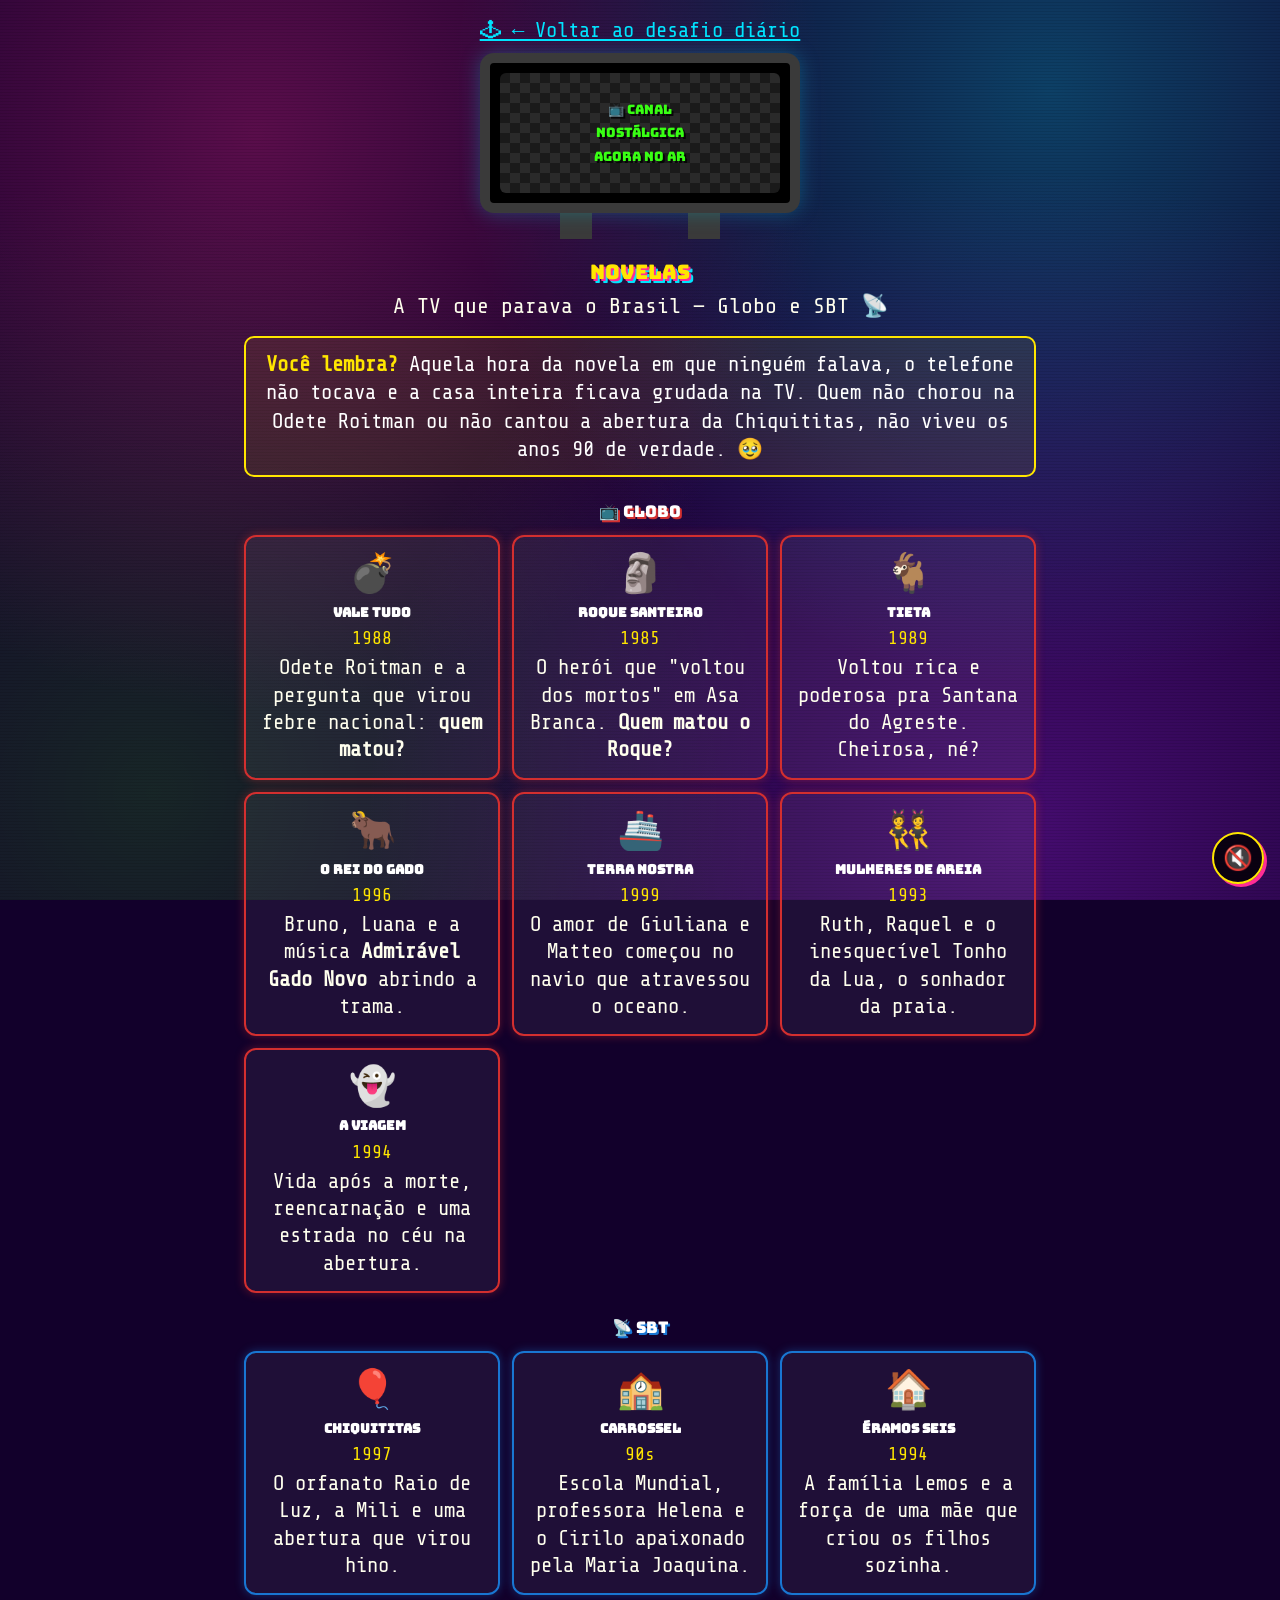
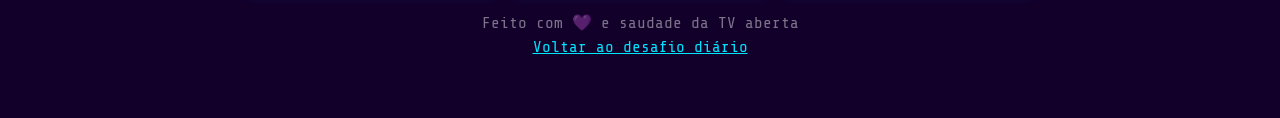
<file: novelas.html>
<!DOCTYPE html>
<html lang="pt-BR">
<head>
<meta charset="UTF-8">
<meta name="viewport" content="width=device-width, initial-scale=1.0">
<title>Novelas — A TV que marcou sua infância (Globo e SBT)</title>
<meta name="description" content="Guia nostálgico das novelas brasileiras dos anos 80 e 90: Vale Tudo, Roque Santeiro, O Rei do Gado, Chiquititas, Carrossel e mais.">
<link rel="stylesheet" href="assets/fonts/local.css">
<style>
  :root {
    --rosa:#ff2d95; --azul:#00e5ff; --amarelo:#ffe600;
    --verde:#39ff14; --roxo:#b026ff; --fundo:#12002b;
    --globo:#d32f2f; --sbt:#1976d2;
  }
  * { margin:0; padding:0; box-sizing:border-box; }
  html, body { overflow-x:hidden; max-width:100%; }
  body { font-family:'Share Tech Mono',monospace; background:var(--fundo); color:#fff; }
  .bg { position:fixed; inset:0; z-index:-2;
    background:
      radial-gradient(circle at 20% 15%, rgba(255,45,149,.30), transparent 45%),
      radial-gradient(circle at 82% 10%, rgba(0,229,255,.28), transparent 45%),
      radial-gradient(circle at 80% 92%, rgba(176,38,255,.32), transparent 50%),
      radial-gradient(circle at 12% 88%, rgba(57,255,20,.15), transparent 45%),
      var(--fundo);
  }
  .scanlines { position:fixed; inset:0; z-index:-1; pointer-events:none;
    background:repeating-linear-gradient(0deg, rgba(0,0,0,.15) 0 1px, transparent 1px 3px); opacity:.55; }
  .wrap { max-width:min(820px, 100%); margin:0 auto; padding:18px 14px 60px; overflow-x:hidden; }
  @keyframes tv { 0%{transform:scale(.2);opacity:0;filter:brightness(5);} 100%{transform:scale(1);opacity:1;} }
  .tv { animation:tv .5s ease-out; }

  .nav { text-align:center; font-size:clamp(17px,3.2vw,21px); margin-bottom:10px; }
  a { color:var(--azul); }
  .logo {
    font-family:'Bungee',sans-serif; font-size:clamp(13px,3.4vw,20px);
    color:var(--amarelo); text-shadow:2px 2px 0 var(--rosa),4px 4px 0 var(--azul);
    text-align:center; line-height:1.5; margin:6px 0;
  }
  .sub { text-align:center; font-size:clamp(17px,3.4vw,22px); color:#ffe; margin-bottom:16px; }

  /* TV em CSS puro */
  .tv-set {
    width:min(320px,80vw); margin:0 auto 18px; position:relative;
  }
  .tv-screen {
    background:#000; border:10px solid #3a3a3a; border-radius:14px;
    padding:10px; position:relative; box-shadow:0 0 20px rgba(0,229,255,.25);
  }
  .tv-screen .static {
    height:120px; border-radius:6px; overflow:hidden; position:relative;
    background:repeating-conic-gradient(#2a2a2a 0% 25%, #1a1a1a 0% 50%) 0 0/20px 20px;
    animation:chuvinha .6s steps(4) infinite;
  }
  @keyframes chuvinha { 0%{filter:brightness(.8);} 50%{filter:brightness(1.2);} 100%{filter:brightness(.8);} }
  .tv-screen .msg {
    position:absolute; top:50%; left:50%; transform:translate(-50%,-50%);
    font-family:'Bungee',sans-serif; font-size:clamp(9px,2.4vw,13px);
    color:var(--verde); text-shadow:2px 2px 0 rgba(0,0,0,.8); text-align:center; line-height:1.8;
  }
  .tv-legs {
    width:160px; margin:0 auto; height:26px;
    background:linear-gradient(90deg,#3a3a3a 0 20%, transparent 20% 80%, #3a3a3a 80% 100%);
  }

  .rede { font-family:'Bungee',sans-serif; text-align:center; font-size:clamp(12px,3vw,16px); margin:22px 0 10px; line-height:1.6; }
  .rede.globo { color:#fff; text-shadow:2px 2px 0 var(--globo); }
  .rede.sbt { color:#fff; text-shadow:2px 2px 0 var(--sbt); }

  .grid { display:grid; grid-template-columns:repeat(auto-fill,minmax(240px,1fr)); gap:12px; }
  .card { background:rgba(255,255,255,.06); border:2px solid var(--azul);
    border-radius:12px; padding:14px; box-shadow:0 0 10px rgba(0,229,255,.25); }
  .card.globo { border-color:var(--globo); box-shadow:0 0 10px rgba(211,47,47,.4); }
  .card.sbt { border-color:var(--sbt); box-shadow:0 0 10px rgba(25,118,210,.4); }
  .card .emoji { font-size:38px; text-align:center; }
  .card h3 { font-family:'Bungee',sans-serif; font-size:clamp(10px,2.6vw,13px); margin:8px 0 6px; line-height:1.5; text-align:center; }
  .card .ano { text-align:center; font-size:18px; color:var(--amarelo); margin-bottom:6px; }
  .card p { font-size:clamp(17px,3.2vw,21px); line-height:1.3; text-align:center; color:#ffe; }

  .memoria { background:rgba(255,230,0,.08); border:2px solid var(--amarelo); border-radius:10px;
    padding:12px; margin:18px 0; font-size:clamp(17px,3.2vw,21px); text-align:center; line-height:1.35; }
  .memoria b { color:var(--amarelo); }

  .ad { margin:18px auto; text-align:center; border:2px dashed rgba(255,255,255,.22); border-radius:10px; padding:10px; font-size:14px; color:rgba(255,255,255,.4); }
  .rodape { margin-top:16px; text-align:center; font-size:16px; color:rgba(255,255,255,.45); line-height:1.5; }
</style>
</head>
<body>
<div class="bg"></div><div class="scanlines"></div>

<div class="wrap tv">
  <div class="nav"><a href="index.html">🕹 ← Voltar ao desafio diário</a></div>

  <div class="tv-set">
    <div class="tv-screen">
      <div class="static"></div>
      <div class="msg">📺 CANAL NOSTÁLGICA<br>AGORA NO AR</div>
    </div>
    <div class="tv-legs"></div>
  </div>

  <div class="logo">NOVELAS</div>
  <p class="sub">A TV que parava o Brasil — Globo e SBT 📡</p>

  <div class="memoria">
    <b>Você lembra?</b> Aquela hora da novela em que ninguém falava,
    o telefone não tocava e a casa inteira ficava grudada na TV.
    Quem não chorou na Odete Roitman ou não cantou a abertura da
    Chiquititas, não viveu os anos 90 de verdade. 🥹
  </div>

  <div class="rede globo">📺 GLOBO</div>
  <div class="grid">
    <div class="card globo">
      <div class="emoji">💣</div>
      <h3>VALE TUDO</h3>
      <div class="ano">1988</div>
      <p>Odete Roitman e a pergunta que virou febre nacional: <b>quem matou?</b></p>
    </div>
    <div class="card globo">
      <div class="emoji">🗿</div>
      <h3>ROQUE SANTEIRO</h3>
      <div class="ano">1985</div>
      <p>O herói que "voltou dos mortos" em Asa Branca. <b>Quem matou o Roque?</b></p>
    </div>
    <div class="card globo">
      <div class="emoji">🐐</div>
      <h3>TIETA</h3>
      <div class="ano">1989</div>
      <p>Voltou rica e poderosa pra Santana do Agreste. Cheirosa, né?</p>
    </div>
    <div class="card globo">
      <div class="emoji">🐂</div>
      <h3>O REI DO GADO</h3>
      <div class="ano">1996</div>
      <p>Bruno, Luana e a música <b>Admirável Gado Novo</b> abrindo a trama.</p>
    </div>
    <div class="card globo">
      <div class="emoji">🚢</div>
      <h3>TERRA NOSTRA</h3>
      <div class="ano">1999</div>
      <p>O amor de Giuliana e Matteo começou no navio que atravessou o oceano.</p>
    </div>
    <div class="card globo">
      <div class="emoji">👯</div>
      <h3>MULHERES DE AREIA</h3>
      <div class="ano">1993</div>
      <p>Ruth, Raquel e o inesquecível Tonho da Lua, o sonhador da praia.</p>
    </div>
    <div class="card globo">
      <div class="emoji">👻</div>
      <h3>A VIAGEM</h3>
      <div class="ano">1994</div>
      <p>Vida após a morte, reencarnação e uma estrada no céu na abertura.</p>
    </div>
  </div>

  <div class="rede sbt">📡 SBT</div>
  <div class="grid">
    <div class="card sbt">
      <div class="emoji">🎈</div>
      <h3>CHIQUITITAS</h3>
      <div class="ano">1997</div>
      <p>O orfanato Raio de Luz, a Mili e uma abertura que virou hino.</p>
    </div>
    <div class="card sbt">
      <div class="emoji">🏫</div>
      <h3>CARROSSEL</h3>
      <div class="ano">90s</div>
      <p>Escola Mundial, professora Helena e o Cirilo apaixonado pela Maria Joaquina.</p>
    </div>
    <div class="card sbt">
      <div class="emoji">🏠</div>
      <h3>ÉRAMOS SEIS</h3>
      <div class="ano">1994</div>
      <p>A família Lemos e a força de uma mãe que criou os filhos sozinha.</p>
    </div>
  </div>

  <div class="rodape">Feito com 💜 e saudade da TV aberta<br><a href="index.html">Voltar ao desafio diário</a></div>
</div>
<script src="musica.js"></script>
<script src="audio-ui.js"></script>
<script>NostalMusica.init("novela");</script>
</body>
</html>
</file>
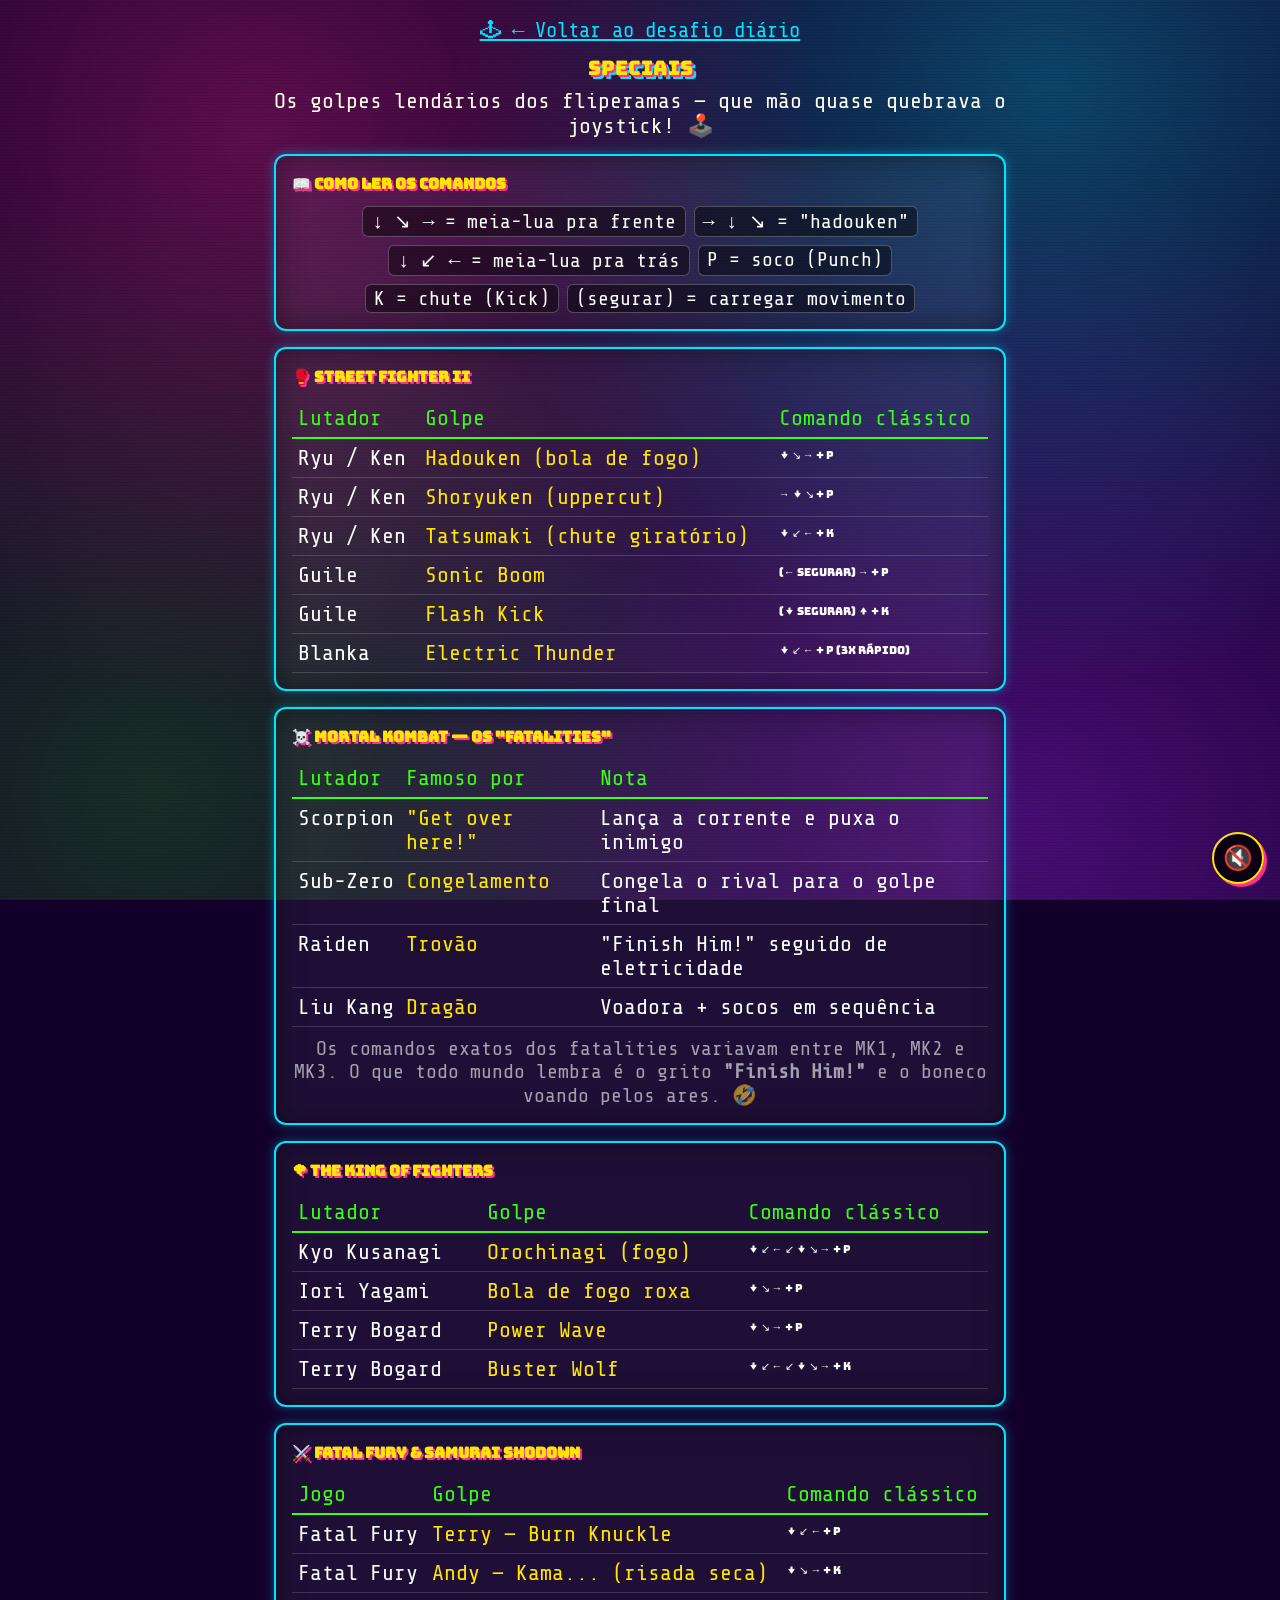
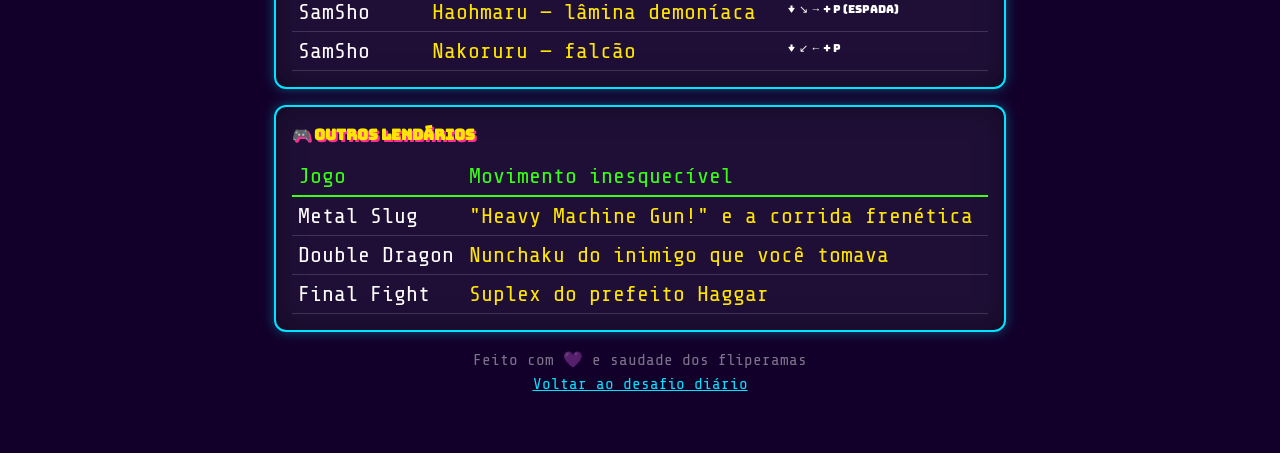
<file: speciais.html>
<!DOCTYPE html>
<html lang="pt-BR">
<head>
<meta charset="UTF-8">
<meta name="viewport" content="width=device-width, initial-scale=1.0">
<title>Speciais — Os golpes lendários dos fliperamas anos 90</title>
<meta name="description" content="Guia nostálgico dos golpes especiais de Street Fighter, Mortal Kombat, KOF, Fatal Fury e mais, com a notação clássica dos fliperamas.">
<link rel="stylesheet" href="assets/fonts/local.css">
<style>
  :root {
    --rosa:#ff2d95; --azul:#00e5ff; --amarelo:#ffe600;
    --verde:#39ff14; --roxo:#b026ff; --fundo:#12002b;
  }
  * { margin:0; padding:0; box-sizing:border-box; }
  html, body { overflow-x:hidden; max-width:100%; }
  body { font-family:'Share Tech Mono',monospace; background:var(--fundo); color:#fff; }
  .bg { position:fixed; inset:0; z-index:-2;
    background:
      radial-gradient(circle at 20% 15%, rgba(255,45,149,.32), transparent 45%),
      radial-gradient(circle at 82% 10%, rgba(0,229,255,.3), transparent 45%),
      radial-gradient(circle at 80% 92%, rgba(176,38,255,.35), transparent 50%),
      radial-gradient(circle at 12% 88%, rgba(57,255,20,.18), transparent 45%),
      var(--fundo);
  }
  .scanlines { position:fixed; inset:0; z-index:-1; pointer-events:none;
    background:repeating-linear-gradient(0deg, rgba(0,0,0,.15) 0 1px, transparent 1px 3px); opacity:.55; }
  .wrap { max-width:min(760px, 100%); margin:0 auto; padding:18px 14px 60px; overflow-x:hidden; }
  @keyframes tv { 0%{transform:scale(.2);opacity:0;filter:brightness(5);} 100%{transform:scale(1);opacity:1;} }
  .tv { animation:tv .5s ease-out; }

  .nav { text-align:center; font-size:clamp(17px,3.2vw,21px); margin-bottom:10px; }
  a { color:var(--azul); }
  .logo {
    font-family:'Bungee',sans-serif; font-size:clamp(13px,3.4vw,20px);
    color:var(--amarelo); text-shadow:2px 2px 0 var(--rosa),4px 4px 0 var(--azul);
    text-align:center; line-height:1.5; margin:6px 0;
  }
  .sub { text-align:center; font-size:clamp(17px,3.4vw,22px); color:#ffe; margin-bottom:16px; }

  .card { background:rgba(255,255,255,.06); border:2px solid var(--azul);
    box-shadow:0 0 12px rgba(0,229,255,.35), inset 0 0 30px rgba(0,0,0,.4);
    border-radius:12px; padding:16px; margin-bottom:16px; }
  .card h2 {
    font-family:'Bungee',sans-serif; font-size:clamp(11px,2.8vw,15px);
    color:var(--amarelo); text-shadow:2px 2px 0 var(--rosa); margin-bottom:10px; line-height:1.6;
  }
  table { width:100%; border-collapse:collapse; font-size:clamp(17px,3.2vw,22px); }
  th, td { text-align:left; padding:7px 6px; border-bottom:1px solid rgba(255,255,255,.15); vertical-align:top; }
  th { color:var(--verde); font-weight:normal; border-bottom:2px solid var(--verde); }
  td.golpe { color:var(--amarelo); }
  td.cmd { font-family:'Bungee',sans-serif; font-size:clamp(8px,2.2vw,11px); color:#fff; line-height:1.8; }

  .legenda { display:flex; flex-wrap:wrap; gap:8px; justify-content:center; font-size:clamp(16px,3vw,20px); margin-top:6px; }
  .legenda span { background:rgba(0,0,0,.45); border:1px solid rgba(255,255,255,.25); border-radius:6px; padding:2px 8px; }

  .nota { font-size:clamp(16px,3vw,20px); color:rgba(255,255,255,.6); text-align:center; margin-top:10px; }
  .ad { margin:18px auto; text-align:center; border:2px dashed rgba(255,255,255,.22); border-radius:10px; padding:10px; font-size:14px; color:rgba(255,255,255,.4); }
  .rodape { margin-top:16px; text-align:center; font-size:16px; color:rgba(255,255,255,.45); line-height:1.5; }
</style>
</head>
<body>
<div class="bg"></div><div class="scanlines"></div>

<div class="wrap tv">
  <div class="nav"><a href="index.html">🕹 ← Voltar ao desafio diário</a></div>
  <div class="logo">SPECIAIS</div>
  <p class="sub">Os golpes lendários dos fliperamas — que mão quase quebrava o joystick! 🕹️</p>

  <div class="card">
    <h2>📖 COMO LER OS COMANDOS</h2>
    <div class="legenda">
      <span>↓ ↘ →  = meia-lua pra frente</span>
      <span>→ ↓ ↘  = "hadouken"</span>
      <span>↓ ↙ ←  = meia-lua pra trás</span>
      <span>P = soco (Punch)</span>
      <span>K = chute (Kick)</span>
      <span>(segurar) = carregar movimento</span>
    </div>
  </div>

  <div class="card">
    <h2>🥊 STREET FIGHTER II</h2>
    <table>
      <tr><th>Lutador</th><th>Golpe</th><th>Comando clássico</th></tr>
      <tr><td>Ryu / Ken</td><td class="golpe">Hadouken (bola de fogo)</td><td class="cmd">↓ ↘ → + P</td></tr>
      <tr><td>Ryu / Ken</td><td class="golpe">Shoryuken (uppercut)</td><td class="cmd">→ ↓ ↘ + P</td></tr>
      <tr><td>Ryu / Ken</td><td class="golpe">Tatsumaki (chute giratório)</td><td class="cmd">↓ ↙ ← + K</td></tr>
      <tr><td>Guile</td><td class="golpe">Sonic Boom</td><td class="cmd">(← segurar) → + P</td></tr>
      <tr><td>Guile</td><td class="golpe">Flash Kick</td><td class="cmd">(↓ segurar) ↑ + K</td></tr>
      <tr><td>Blanka</td><td class="golpe">Electric Thunder</td><td class="cmd">↓ ↙ ← + P (3x rápido)</td></tr>
    </table>
  </div>

  <div class="card">
    <h2>☠️ MORTAL KOMBAT — os "Fatalities"</h2>
    <table>
      <tr><th>Lutador</th><th>Famoso por</th><th>Nota</th></tr>
      <tr><td>Scorpion</td><td class="golpe">"Get over here!"</td><td>Lança a corrente e puxa o inimigo</td></tr>
      <tr><td>Sub-Zero</td><td class="golpe">Congelamento</td><td>Congela o rival para o golpe final</td></tr>
      <tr><td>Raiden</td><td class="golpe">Trovão</td><td>"Finish Him!" seguido de eletricidade</td></tr>
      <tr><td>Liu Kang</td><td class="golpe">Dragão</td><td>Voadora + socos em sequência</td></tr>
    </table>
    <p class="nota">Os comandos exatos dos fatalities variavam entre MK1, MK2 e MK3. O que todo mundo lembra é o grito <b>"Finish Him!"</b> e o boneco voando pelos ares. 🤣</p>
  </div>

  <div class="card">
    <h2>🌪 THE KING OF FIGHTERS</h2>
    <table>
      <tr><th>Lutador</th><th>Golpe</th><th>Comando clássico</th></tr>
      <tr><td>Kyo Kusanagi</td><td class="golpe">Orochinagi (fogo)</td><td class="cmd">↓ ↙ ← ↙ ↓ ↘ → + P</td></tr>
      <tr><td>Iori Yagami</td><td class="golpe">Bola de fogo roxa</td><td class="cmd">↓ ↘ → + P</td></tr>
      <tr><td>Terry Bogard</td><td class="golpe">Power Wave</td><td class="cmd">↓ ↘ → + P</td></tr>
      <tr><td>Terry Bogard</td><td class="golpe">Buster Wolf</td><td class="cmd">↓ ↙ ← ↙ ↓ ↘ → + K</td></tr>
    </table>
  </div>

  <div class="card">
    <h2>⚔️ FATAL FURY & SAMURAI SHODOWN</h2>
    <table>
      <tr><th>Jogo</th><th>Golpe</th><th>Comando clássico</th></tr>
      <tr><td>Fatal Fury</td><td class="golpe">Terry — Burn Knuckle</td><td class="cmd">↓ ↙ ← + P</td></tr>
      <tr><td>Fatal Fury</td><td class="golpe">Andy — Kama... (risada seca)</td><td class="cmd">↓ ↘ → + K</td></tr>
      <tr><td>SamSho</td><td class="golpe">Haohmaru — lâmina demoníaca</td><td class="cmd">↓ ↘ → + P (espada)</td></tr>
      <tr><td>SamSho</td><td class="golpe">Nakoruru — falcão</td><td class="cmd">↓ ↙ ← + P</td></tr>
    </table>
  </div>

  <div class="card">
    <h2>🎮 OUTROS LENDÁRIOS</h2>
    <table>
      <tr><th>Jogo</th><th>Movimento inesquecível</th></tr>
      <tr><td>Metal Slug</td><td class="golpe">"Heavy Machine Gun!" e a corrida frenética</td></tr>
      <tr><td>Double Dragon</td><td class="golpe">Nunchaku do inimigo que você tomava</td></tr>
      <tr><td>Final Fight</td><td class="golpe">Suplex do prefeito Haggar</td></tr>
    </table>
  </div>

  <div class="rodape">Feito com 💜 e saudade dos fliperamas<br><a href="index.html">Voltar ao desafio diário</a></div>
</div>
<script src="musica.js"></script>
<script src="audio-ui.js"></script>
<script>NostalMusica.init("fliperama");</script>
</body>
</html>
</file>
<file: styles.css>
/* ============================================================
   NOSTÁLGICA 90 — design CRT / VHS / fliperama
   Conceito: a interface é o aparelho. Carcaça bege de tubo,
   tela de fósforo, lombos de VHS, botões de borracha.
   Fontes OFL locais: Bungee, Outfit, Share Tech Mono.
   ============================================================ */

@font-face {
  font-family: 'Bungee';
  font-style: normal;
  font-weight: 400;
  font-display: swap;
  src: url('assets/fonts/bungee-400.woff2') format('woff2');
}
@font-face {
  font-family: 'Outfit';
  font-style: normal;
  font-weight: 400 800;
  font-display: swap;
  src: url('assets/fonts/outfit.woff2') format('woff2');
}
@font-face {
  font-family: 'Share Tech Mono';
  font-style: normal;
  font-weight: 400;
  font-display: swap;
  src: url('assets/fonts/share-tech-mono-400.woff2') format('woff2');
}

:root {
  --sala: #17111f;
  --sala-2: #2a1d33;
  --crt-shell: #cbbba3;
  --crt-shell-dark: #8d7e68;
  --crt-inset: #3f382f;
  --tela: #07140f;
  --fosforo: #b6f5c8;
  --fosforo-dim: #7dca96;
  --ambar: #ffc447;
  --rec: #e11d3a;
  --insert: #2ee56a;
  --ciano: #5ee0d0;
  --texto: #1d1824;
  --texto-suave: #5c5366;
  --texto-tela: #e7f6ea;
  --superficie: #f4ead6;
  --superficie-2: #ead9b8;
  --vermelho: #e11d3a;
  --amarelo: #ffc447;
  --azul: #2f6fed;
  --verde: #2ee56a;
  --laranja: #ff7a1a;
  --roxo: #7d3cff;
  --rosa: #ff4d9d;
  --neon-azul: #00e5ff;
  --neon-magenta: #ff2d95;
  --neon-verde: #39ff14;
  --neon-amarelo: #ffe600;
  --font-display: 'Bungee', 'Impact', system-ui, sans-serif;
  --font-retro: 'Share Tech Mono', ui-monospace, monospace;
  --font-ui: 'Outfit', system-ui, -apple-system, sans-serif;
  --borda-escura: #1d1824;
  --sombra-dura: 0 6px 0 #1d1824;
  --sombra-dura-pequena: 0 3px 0 #1d1824;
  --raio-card: 6px;
  --raio-botao: 4px;
  --crt-risco: rgba(182, 245, 200, 0.07);
}

* { margin: 0; padding: 0; box-sizing: border-box; }
html { -webkit-text-size-adjust: 100%; }
html, body { height: 100%; }
body {
  font-family: var(--font-ui);
  background: var(--sala);
  color: var(--texto-tela);
  overflow-x: hidden;
  line-height: 1.45;
  background-image:
    radial-gradient(ellipse at 20% 0%, rgba(225, 29, 58, 0.16), transparent 42%),
    radial-gradient(ellipse at 90% 80%, rgba(46, 229, 106, 0.08), transparent 40%),
    linear-gradient(180deg, #120c18 0%, var(--sala) 40%, #1c1224 100%);
  background-attachment: fixed;
}
body.sem-crt .camada-crt,
body.sem-crt .scanlines { display: none; }

a { color: var(--ambar); text-decoration: none; font-weight: 700; }
a:hover { text-decoration: underline; }
.hidden { display: none !important; }
.sr-only {
  position: absolute; width: 1px; height: 1px; padding: 0; margin: -1px;
  overflow: hidden; clip: rect(0,0,0,0); white-space: nowrap; border: 0;
}
button { font-family: inherit; }

.scanlines {
  position: fixed; inset: 0; z-index: 40; pointer-events: none;
  background: repeating-linear-gradient(0deg, var(--crt-risco) 0 1px, transparent 1px 3px);
  opacity: 0.55;
}
.vignette {
  position: fixed; inset: 0; z-index: 41; pointer-events: none;
  background: radial-gradient(ellipse at center, transparent 55%, rgba(8, 4, 12, 0.55) 100%);
}
.camada-crt {
  position: fixed; inset: 0; z-index: 39; pointer-events: none;
  background: repeating-linear-gradient(90deg, rgba(182, 245, 200, 0.03) 0 2px, transparent 2px 5px);
  mix-blend-mode: screen; opacity: 0.4;
}

/* ---------- LOADING VHS ---------- */
.loading {
  position: fixed; inset: 0; z-index: 2000; display: flex; align-items: center; justify-content: center;
  background: #0a070e; transition: opacity 0.4s;
}
.loading.sai { opacity: 0; pointer-events: none; }
.loading-conteudo { text-align: center; width: min(340px, 86vw); }
.loading-vhs {
  width: 92px; height: 56px; margin: 0 auto 16px; position: relative;
  background: #1a1520; border: 3px solid var(--ambar); border-radius: 4px;
}
.loading-janela {
  position: absolute; left: 10px; top: 12px; width: 28px; height: 28px; border-radius: 50%;
  border: 3px solid var(--fosforo); box-shadow: inset 0 0 0 6px #1a1520;
  animation: carretel 1.1s linear infinite;
}
.loading-rotulo {
  position: absolute; right: 8px; top: 14px; font-family: var(--font-display);
  font-size: 11px; color: var(--rec);
}
@keyframes carretel { to { transform: rotate(360deg); } }
.loading-conteudo .titulo {
  font-family: var(--font-display); font-size: clamp(18px, 5.4vw, 26px);
  color: var(--ambar); letter-spacing: 1px; margin-bottom: 8px;
}
.loading-conteudo .sub { font-family: var(--font-retro); font-size: 20px; color: var(--fosforo); margin-bottom: 12px; }
.loading-barra {
  height: 14px; border: 2px solid var(--fosforo-dim); overflow: hidden; background: #0d1812;
}
.loading-barra > div {
  height: 100%; width: 0;
  background: repeating-linear-gradient(90deg, var(--rec) 0 8px, var(--ambar) 8px 16px, var(--insert) 16px 24px);
  transition: width 0.3s;
}
.loading-conteudo .dica { font-family: var(--font-retro); font-size: 16px; color: var(--fosforo-dim); margin-top: 10px; }

/* ---------- HERO ---------- */
.hero {
  min-height: 100dvh; display: flex; align-items: center; justify-content: center;
  padding: 28px 16px 32px; position: relative; z-index: 2;
}
.hero-inner {
  display: grid; grid-template-columns: 1fr; gap: 28px; width: 100%; max-width: 1040px;
  align-items: center;
}
.hero-tv { width: min(420px, 92vw); margin: 0 auto; }
.hero-tv-carcaca {
  background: linear-gradient(180deg, #d7cbb6 0%, var(--crt-shell) 55%, #b6a68c 100%);
  border: 3px solid #2a241c; border-radius: 18px 18px 22px 22px;
  padding: 18px 18px 12px; box-shadow: 0 10px 0 #1a1410, 0 18px 40px rgba(0,0,0,0.45);
}
.hero-tv-tela {
  position: relative; aspect-ratio: 4 / 3; background: var(--tela);
  border: 8px solid #2c2822; border-radius: 40% / 12%; overflow: hidden;
  box-shadow: inset 0 0 40px rgba(46, 229, 106, 0.12), inset 0 0 80px rgba(0,0,0,0.65);
}
.hero-estatica {
  position: absolute; inset: 0; opacity: 0.18; pointer-events: none;
  background: repeating-conic-gradient(#0d2016 0% 25%, #07140f 0% 50%) 0 0/18px 18px;
  animation: chuvinha 0.8s steps(4) infinite;
}
@keyframes chuvinha {
  0% { transform: translate(0); } 25% { transform: translate(-2px, 1px); }
  50% { transform: translate(2px, -1px); } 100% { transform: translate(0); }
}
.hero-tv-conteudo {
  position: relative; z-index: 2; height: 100%; display: flex; flex-direction: column;
  align-items: flex-start; justify-content: center; padding: 8% 10%;
  color: var(--fosforo);
}
.hero-ch { font-family: var(--font-retro); font-size: 14px; letter-spacing: 0.2em; opacity: 0.7; }
.hero-logo-linha {
  font-family: var(--font-display); font-size: clamp(22px, 7vw, 38px);
  color: var(--ambar); line-height: 1; text-shadow: 0 0 18px rgba(255, 196, 71, 0.45);
  margin-top: 6px;
}
.hero-logo-num {
  font-family: var(--font-display); font-size: clamp(40px, 14vw, 72px); line-height: 0.85;
  color: var(--fosforo); text-shadow: 0 0 22px rgba(46, 229, 106, 0.45);
}
.hero-onair {
  margin-top: 8px; font-family: var(--font-retro); font-size: 13px; color: var(--rec);
  animation: pisca 1.8s steps(2) infinite;
}
.hero-tv-grade {
  height: 10px; margin-top: 8px;
  background: repeating-linear-gradient(90deg, #2a241c 0 4px, transparent 4px 10px);
  opacity: 0.35;
}
.hero-tv-botoes { display: flex; align-items: center; gap: 10px; padding: 8px 4px 2px; }
.tv-knob {
  width: 18px; height: 18px; border-radius: 50%;
  background: radial-gradient(circle at 30% 30%, #efe6d4, #6d6254);
  border: 2px solid #2a241c;
}
.led-rec { width: 10px; height: 10px; border-radius: 50%; background: var(--rec); box-shadow: 0 0 8px var(--rec); animation: pisca 1.4s steps(2) infinite; }
.hero-tv-base {
  width: 62%; height: 14px; margin: 0 auto;
  background: linear-gradient(90deg, #2a241c 0 16%, transparent 16% 84%, #2a241c 84%);
}

.hero-texto { color: var(--texto-tela); }
.hero-selo {
  font-family: var(--font-retro); font-size: 13px; letter-spacing: 0.22em;
  color: var(--ambar); margin-bottom: 10px;
}
.hero-h1 {
  font-family: var(--font-ui); font-weight: 800;
  font-size: clamp(2.1rem, 9vw, 4.6rem); line-height: 0.95; letter-spacing: -0.03em;
  color: #f7efe0; max-width: 14ch;
}
.hero-h1 em { font-style: italic; color: var(--ambar); font-weight: 800; }
.hero-sub {
  font-size: 1.05rem; color: #cfc3d6; margin-top: 14px; max-width: 36ch;
}
.hero-tag { font-family: var(--font-retro); font-size: 20px; color: var(--fosforo); margin-top: 10px; }
.hero-acoes { display: grid; gap: 10px; width: min(360px, 92vw); margin-top: 22px; }
.btn-hero {
  font-family: var(--font-display); font-size: clamp(13px, 3.2vw, 16px);
  border: 3px solid #1d1824; border-radius: 4px; padding: 16px 12px; cursor: pointer;
  text-transform: uppercase; letter-spacing: 1px; width: 100%;
  box-shadow: var(--sombra-dura); transition: transform 0.08s, box-shadow 0.08s;
  min-height: 52px;
}
.btn-hero:hover { transform: translateY(-3px); box-shadow: 0 9px 0 #1d1824; }
.btn-hero:active { transform: translateY(3px); box-shadow: 0 2px 0 #1d1824; }
.btn-hero-primario { background: var(--ambar); color: #1d1824; }
.btn-hero-secundario {
  appearance: none; background: transparent; border: 0; padding: 6px;
  font-family: var(--font-ui); font-size: 14px; font-weight: 700; color: #cfc3d6;
  text-decoration: underline; text-underline-offset: 3px; cursor: pointer; width: auto;
}
.btn-hero-secundario:hover { color: #fff; }
.hero-badge {
  display: flex; align-items: center; gap: 8px; flex-wrap: nowrap;
  font-size: 13px; font-weight: 650; color: #cfc3d6; margin-top: 18px;
  line-height: 1.35;
}
.selo-90 {
  font-family: var(--font-display); font-size: 16px; color: #1d1824;
  background: var(--insert); border: 2px solid #1d1824;
  width: 32px; height: 32px; display: inline-flex; align-items: center; justify-content: center;
}

@media (min-width: 860px) {
  .hero-inner { grid-template-columns: 0.95fr 1.05fr; gap: 36px; }
  .hero-tv { margin: 0; width: 100%; max-width: 460px; }
  .hero-h1 { font-size: clamp(3.2rem, 5.4vw, 5.4rem); }
}

.hero-inner { opacity: 0; transform: scale(0.96); }
.hero-ligando .hero-inner { animation: ligarTv 0.9s ease-out forwards; }
@keyframes ligarTv {
  0% { opacity: 0; transform: scale(0.92); filter: brightness(3); }
  30% { opacity: 0.45; transform: scale(1.02) skewX(-5deg); filter: brightness(1.5); }
  100% { opacity: 1; transform: scale(1); filter: brightness(1); }
}
.hero-pronto .hero-inner { opacity: 1; transform: none; animation: none; }

/* ---------- AMBIENTE ---------- */
.ambiente { position: fixed; inset: 0; z-index: 1; pointer-events: none; overflow: hidden; }
.amb-prateleira {
  position: absolute; top: 8px; left: 50%; transform: translateX(-50%);
  display: flex; gap: 3px; padding: 5px 8px;
  background: linear-gradient(180deg, #3a342c, #221c18); border: 2px solid #1d1824;
}
.vhs-mini { width: 12px; height: 20px; border: 1px solid #1d1824; display: inline-block; }
.vhs-mini.c1 { background: var(--rec); }
.vhs-mini.c2 { background: #2f6fed; }
.vhs-mini.c3 { background: var(--ambar); }
.vhs-mini.c4 { background: var(--insert); }
.vhs-mini.c5 { background: var(--roxo); }
.memo { position: absolute; opacity: 0.85; animation: memoFlutua 9s ease-in-out infinite; }
@keyframes memoFlutua { 0%,100% { transform: translateY(0); } 50% { transform: translateY(-8px); } }
.memo-cd {
  width: 34px; height: 34px; border-radius: 50%;
  background: radial-gradient(circle at 35% 30%, #dfe6ff 0%, #8f9bc4 55%, #4a5480 100%);
  border: 2px solid #1d1824;
}
.cd-reflexo { position: absolute; top: 6px; left: 8px; width: 10px; height: 6px; border-radius: 50%; background: rgba(255,255,255,0.55); }
.memo-cartucho {
  width: 40px; height: 30px; background: linear-gradient(180deg, #5a5480, #3a3458);
  border: 2px solid #1d1824; border-radius: 4px 4px 8px 8px;
}
.cart-rotulo {
  position: absolute; top: 4px; left: 4px; right: 4px; height: 10px;
  background: var(--superficie-2); border: 1px solid #1d1824;
  font-family: var(--font-display); font-size: 7px; text-align: center; line-height: 10px; color: var(--rec);
}
.memo-cassete { width: 44px; height: 28px; background: #1d1824; border: 2px solid var(--superficie); }
.cas-carretel { position: absolute; top: 8px; width: 12px; height: 12px; border-radius: 50%; background: var(--superficie); }
.cas-carretel.a { left: 6px; } .cas-carretel.b { right: 6px; }
.memo-telefone {
  width: 30px; height: 26px; background: linear-gradient(180deg, #e2b93b, #c7a02a);
  border: 2px solid #1d1824; border-radius: 12px 12px 4px 4px;
}
.tel-disco { position: absolute; top: 5px; left: 50%; transform: translateX(-50%); width: 14px; height: 14px; border-radius: 50%; border: 2px solid #1d1824; }
.memo-computador {
  width: 46px; height: 34px; background: linear-gradient(180deg, #4a5480, #333b5e);
  border: 2px solid #1d1824;
}
.comp-tela { position: absolute; top: 4px; left: 4px; right: 4px; height: 18px; background: var(--tela); border: 2px solid #1d1824; }
.memo-revista { width: 32px; height: 40px; background: linear-gradient(180deg, var(--ambar), var(--laranja)); border: 2px solid #1d1824; }
.rev-linha { position: absolute; left: 4px; right: 4px; height: 3px; background: #1d1824; }
.rev-linha.a { top: 8px; } .rev-linha.b { top: 16px; width: 60%; }
.memo-ingresso { width: 40px; height: 18px; background: var(--superficie-2); border: 2px solid #1d1824; }
.ing-perfurada { position: absolute; top: -2px; bottom: -2px; right: 6px; width: 2px; background: #1d1824; }
.memo-camera { width: 44px; height: 26px; background: linear-gradient(180deg, #3a3458, #2a2544); border: 2px solid #1d1824; }
.cam-lente { position: absolute; top: 5px; left: 6px; width: 14px; height: 14px; border-radius: 50%; background: #07140f; border: 2px solid #1d1824; }
.memo-fliperama { width: 34px; height: 40px; background: linear-gradient(180deg, var(--rec), #a31358); border: 2px solid #1d1824; }
.flip-joystick { position: absolute; top: 12px; left: 50%; transform: translateX(-50%); width: 8px; height: 14px; background: #1d1824; }
.amb-1 { top: 18%; left: 2.5%; } .amb-2 { top: 38%; left: 1%; }
.amb-3 { top: 14%; right: 2.5%; } .amb-4 { top: 55%; left: 1.5%; }
.amb-5 { bottom: 12%; left: 4%; } .amb-6 { top: 40%; right: 1.5%; }
.amb-7 { bottom: 16%; right: 18%; } .amb-8 { top: 66%; left: 3%; }
.amb-9 { bottom: 6%; right: 2.5%; } .amb-10 { top: 58%; right: 12%; }
@media (max-width: 519px) {
  .amb-prateleira { transform: translateX(-50%) scale(0.7); }
  .memo { display: none !important; }
}

/* ---------- APP ---------- */
.app { position: relative; z-index: 2; max-width: 760px; margin: 0 auto; padding: 14px 14px 70px; }
@media (min-width: 940px) {
  .app { max-width: 980px; }
  .app-corpo { display: grid; grid-template-columns: 1.15fr 0.85fr; gap: 18px; align-items: start; }
}
@media (max-width: 939px) {
  .app-coluna > * { margin-bottom: 16px; }
}
.topo { display: flex; align-items: center; justify-content: space-between; gap: 8px; margin-bottom: 10px; flex-wrap: wrap; }
.topo-logo { display: inline-flex; align-items: baseline; gap: 6px; cursor: pointer; }
.topo-logo-txt {
  font-family: var(--font-display); font-size: clamp(14px, 3.4vw, 18px); color: var(--ambar);
}
.topo-logo-90 {
  font-family: var(--font-display); font-size: 12px; color: var(--fosforo);
  border: 2px solid var(--fosforo); padding: 0 6px;
}
.topo-canal {
  display: inline-flex; align-items: center; gap: 6px;
  font-family: var(--font-retro); font-size: 13px; letter-spacing: 0.12em;
  color: var(--fosforo); border: 1px solid rgba(182,245,200,0.3); padding: 2px 10px;
}
.canal-ch { color: var(--ambar); }
.canal-no-ar { color: var(--insert); animation: pisca 2.4s steps(2) infinite; }
.topo-controles { display: flex; gap: 6px; }
.icone-btn {
  width: 44px; height: 44px; border-radius: 4px; border: 3px solid #1d1824;
  background: var(--superficie); color: #1d1824; font-size: 18px; cursor: pointer;
  display: flex; align-items: center; justify-content: center; box-shadow: var(--sombra-dura-pequena);
}
.icone-btn:hover { transform: translateY(-1px); }
.icone-btn.ativo, .icone-btn[aria-pressed="true"] { background: var(--insert); }

.placar {
  margin-bottom: 14px; padding: 8px 12px 10px;
  background: #0a120e; border: 3px solid #1d1824;
  box-shadow: inset 0 0 18px rgba(46, 229, 106, 0.08);
}
.placar-rotulo {
  display: block; font-family: var(--font-retro); font-size: 12px; letter-spacing: 0.18em;
  color: var(--ambar); margin-bottom: 4px;
}
.placar-led {
  display: flex; align-items: stretch; background: #050a07; border: 2px solid #1a3324; padding: 8px 6px;
}
.led-pts { display: flex; align-items: baseline; gap: 5px; padding: 0 10px; white-space: nowrap; }
.led-pts b {
  font-family: var(--font-retro); font-size: clamp(28px, 6vw, 44px); color: var(--ambar);
  line-height: 1; text-shadow: 0 0 8px rgba(255, 196, 71, 0.55);
}
.led-pts small { font-family: var(--font-retro); font-size: 12px; color: var(--fosforo-dim); }
.led-sep { width: 2px; background: #1a3324; margin: 4px 0; }
.led-item { flex: 1; display: flex; flex-direction: column; align-items: center; justify-content: center; min-width: 0; }
.led-item b {
  font-family: var(--font-retro); font-size: clamp(18px, 4vw, 26px); color: var(--fosforo); line-height: 1;
}
.led-item.fogo b { color: var(--rec); }
.led-item small { font-family: var(--font-ui); font-size: 10px; font-weight: 700; letter-spacing: 1px; color: var(--fosforo-dim); }
@media (max-width: 460px) {
  .placar-led { flex-wrap: wrap; }
  .led-pts { width: 100%; justify-content: center; border-bottom: 1px solid #1a3324; padding-bottom: 6px; }
  .led-sep { display: none; }
  .led-item { flex: 1 1 40%; padding: 4px 2px; }
}

/* TV SHELL */
.tv-shell { margin-bottom: 16px; }
.tv-cabeca {
  display: flex; align-items: center; justify-content: space-between; gap: 8px; flex-wrap: wrap;
  background: #1d1824; color: var(--ambar); padding: 6px 14px;
  font-family: var(--font-retro); font-size: 13px; letter-spacing: 0.08em;
}
.tv-carcaca {
  background: linear-gradient(180deg, #d7cbb6, var(--crt-shell));
  border: 3px solid #1d1824; border-top: 0; padding: 14px; box-shadow: var(--sombra-dura);
}
.tv-tela {
  background: var(--tela); border: 4px solid #2c2822; padding: 12px;
  position: relative; overflow: hidden; color: var(--texto-tela);
  box-shadow: inset 0 0 48px rgba(0,0,0,0.45);
}
.tv-tela::after {
  content: ""; position: absolute; inset: 0; pointer-events: none;
  background: repeating-linear-gradient(0deg, rgba(0,0,0,0.12) 0 1px, transparent 1px 3px);
}
.tv-bug {
  display: flex; justify-content: space-between; font-family: var(--font-retro); font-size: 12px; margin-bottom: 6px;
}
.tv-bug-ao-vivo { color: var(--insert); }
.tv-bug-ch { color: var(--ambar); }
.tv-bug-rec { color: var(--rec); animation: pisca 1.6s steps(2) infinite; }
.tv-painel { display: flex; align-items: center; justify-content: space-between; padding: 8px 4px 2px; }
.tv-fisico { width: 12px; height: 12px; border-radius: 50%; border: 2px solid #1d1824; display: inline-block; }
.tv-fisico.on { background: var(--insert); }
.tv-fisico.ch { background: var(--ambar); }
.tv-fisico.vol { background: var(--rec); }
.tv-marca { font-family: var(--font-display); font-size: 11px; color: #1d1824; letter-spacing: 1px; }
.tv-perna { width: 130px; height: 14px; margin: -2px auto 0; background: linear-gradient(90deg, #2a241c 0 18%, transparent 18% 82%, #2a241c 82%); }

.rodada-progresso { display: flex; gap: 8px; margin: 4px 0 10px; }
.vhs-tick {
  flex: 1; min-height: 28px; display: flex; align-items: center; justify-content: center;
  font-family: var(--font-display); font-size: 12px; color: var(--fosforo-dim);
  border: 2px solid #234332; background: #0b1a12;
}
.vhs-tick.atual { border-color: var(--ambar); color: var(--ambar); }
.vhs-tick.ok { border-color: var(--insert); color: var(--insert); background: rgba(46,229,106,0.12); }
.vhs-tick.no { border-color: var(--rec); color: var(--rec); }

.challenge-img {
  position: relative; overflow: hidden; aspect-ratio: 16 / 9;
  display: flex; align-items: center; justify-content: center; margin-bottom: 12px;
  border: 3px solid #1d1824;
}
.challenge-img .sinal {
  position: absolute; top: 8px; left: 10px; z-index: 4; font-family: var(--font-retro); font-size: 15px; color: var(--insert);
}
.challenge-img .legenda { display: none; }
.challenge-img .img-real { position: absolute; inset: 0; z-index: 1; object-fit: cover; width: 100%; height: 100%; }
.challenge-img .img-fallback { position: absolute; inset: 0; z-index: 1; display: flex; align-items: center; justify-content: center; }
.tc-emoji { font-size: clamp(40px, 10vw, 72px); position: relative; z-index: 2; }
.credito-img {
  position: absolute; z-index: 6; left: 8px; bottom: 8px;
  font-size: 10px; color: rgba(231,246,234,0.75); background: rgba(0,0,0,0.45); padding: 2px 6px;
}

.art-elem {
  position: absolute; z-index: 2; width: min(60%, 200px); height: auto;
  left: 50%; top: 40%; transform: translate(-50%, -50%);
  filter: drop-shadow(4px 4px 0 rgba(0,0,0,0.35));
}
.art-fundo { position: absolute; inset: 0; z-index: 1; }
.art-faixa {
  position: absolute; z-index: 5; left: 50%; bottom: 8px; transform: translateX(-50%);
  display: inline-flex; align-items: center; gap: 8px;
  background: #1d1824; color: var(--superficie); padding: 3px 12px;
  font-family: var(--font-display); font-size: clamp(11px, 2.4vw, 14px); white-space: nowrap;
}
.art-selo { color: var(--ambar); }
.art-cat { color: var(--superficie); }
.art-ano { color: var(--ciano); }
.art-moto {
  position: absolute; z-index: 3; top: 8px; right: 10px;
  font-family: var(--font-retro); font-size: clamp(13px, 2.6vw, 17px); color: var(--ambar);
}
.art-scan {
  position: absolute; inset: 0; z-index: 4; pointer-events: none;
  background: repeating-linear-gradient(0deg, rgba(0,0,0,0.14) 0 1px, transparent 1px 3px);
}
.art-fundo.grade-programacao {
  background:
    repeating-linear-gradient(0deg, rgba(230,41,60,0.06) 0 18px, transparent 18px 20px),
    linear-gradient(160deg, #1a1440, #0a0f2a);
}
.art-fundo.pixel-arcade {
  background:
    repeating-linear-gradient(0deg, rgba(125,60,255,0.12) 0 8px, transparent 8px 16px),
    linear-gradient(160deg, #221144, #0a0f2a);
}
.art-fundo.poster-vhs {
  background: linear-gradient(90deg, rgba(47,111,237,0.35) 0 50%, rgba(230,41,60,0.35) 50% 100%), linear-gradient(160deg, #12204a, #0a0f2a);
}
.art-fundo.cd-radiante {
  background: radial-gradient(circle at 50% 45%, rgba(255,77,157,0.25), transparent 50%), linear-gradient(160deg, #2a1040, #0a0f2a);
}
.art-fundo.embalagem-brinquedo {
  background: repeating-linear-gradient(45deg, rgba(255,122,26,0.08) 0 14px, transparent 14px 28px), linear-gradient(160deg, #331a08, #0a0f2a);
}
.art-fundo.monitor-crt {
  background: repeating-linear-gradient(0deg, rgba(0,229,255,0.05) 0 2px, transparent 2px 4px), linear-gradient(160deg, #0a2430, #0a0f2a);
}
.art-fundo.revista-banca {
  background: repeating-linear-gradient(90deg, rgba(255,210,30,0.06) 0 20px, transparent 20px 40px), linear-gradient(160deg, #332a08, #0a0f2a);
}
.art-fundo.gramado-90 {
  background:
    repeating-linear-gradient(90deg, rgba(46,207,91,0.12) 0 16px, rgba(14,90,40,0.18) 16px 32px),
    linear-gradient(160deg, #1a3a18, #0a0f2a);
}
.art-fundo.canal-tv { background: linear-gradient(160deg, #e6293c, #8e0015); }

#listaPistas { margin-top: 10px; }
.pista-linha {
  display: none;
  border-left: 4px solid #3a5544; background: rgba(0,0,0,0.35); color: var(--texto-tela);
  padding: 8px 12px; margin: 8px 0;
  font-family: var(--font-retro); font-size: clamp(17px, 3.8vw, 21px); line-height: 1.25;
}
.pista-linha.revelada { display: block; border-left-color: var(--fosforo-dim); }
.pista-linha .n {
  font-family: var(--font-display); font-size: 10px; letter-spacing: 1px;
  color: var(--ambar); display: block; margin-bottom: 2px;
}
.pista-linha.ativa { border-left-color: var(--ambar); box-shadow: 0 0 0 2px rgba(255,196,71,0.2); }
.pista-linha.vencida { border-left-color: var(--insert); background: rgba(46,229,106,0.12); }
.pista-linha.perdida { border-left-color: var(--rec); background: rgba(225,29,58,0.12); }

.cat-c { --cat-cor: #388e3c; --cat-escura: #0b4a1e; }
.cat-TV { --cat-cor: #e11d3a; --cat-escura: #8e0015; }
.cat-GAMES { --cat-cor: #7d3cff; --cat-escura: #3a0fa8; }
.cat-CINEMA { --cat-cor: #2f6fed; --cat-escura: #123d8f; }
.cat-MÚSICA { --cat-cor: #ff4d9d; --cat-escura: #a31358; }
.cat-BRINQUEDOS { --cat-cor: #ff7a1a; --cat-escura: #a34600; }
.cat-TECNOLOGIA { --cat-cor: #00c8c8; --cat-escura: #006c6c; }
.cat-CULTURA { --cat-cor: #2ee56a; --cat-escura: #0f7a33; }
.cat-ESPORTE { --cat-cor: #e6c84a; --cat-escura: #5c4300; }
.cat-VHS { --cat-cor: #5a5480; --cat-escura: #2a2544; }
.cat-RÁDIO { --cat-cor: #ff7a1a; --cat-escura: #8a3a00; }
.cat-pill {
  font-family: var(--font-display); font-size: 12px; padding: 3px 12px;
  border: 2px solid var(--texto-tela); color: var(--texto-tela);
  background: var(--cat-cor, #1d1824); display: inline-flex; align-items: center; gap: 6px;
}
.desafio-cabecalho { display: flex; align-items: center; justify-content: space-between; gap: 8px; margin-bottom: 10px; }
.desafio-num { font-family: var(--font-retro); font-size: 15px; color: var(--ambar); }

.pontos-info { display: flex; justify-content: space-between; margin: 8px 0; font-size: 14px; font-weight: 700; color: var(--fosforo-dim); }
.pontos-info b { color: var(--ambar); }
.pontos-barra { height: 10px; overflow: hidden; background: #0b1a12; border: 2px solid #234332; }
.pontos-barra > div { height: 100%; width: 0; background: linear-gradient(90deg, var(--rec), var(--ambar), var(--insert)); transition: width 0.4s; }

.entrada { display: flex; gap: 8px; margin-top: 12px; flex-wrap: wrap; position: relative; z-index: 2; }
.alternativas { flex: 1 1 100%; margin-top: 8px; }
.alternativas-aviso {
  font-family: var(--font-ui); font-size: 14px; line-height: 1.35;
  color: var(--fosforo-dim); text-align: center; margin-bottom: 8px;
}
.alternativas-grid { display: grid; grid-template-columns: 1fr 1fr; gap: 8px; }
.btn-alternativa {
  background: var(--superficie-2); color: #1d1824; text-transform: none;
  letter-spacing: 0; font-family: var(--font-ui); font-size: 15px;
  font-weight: 700; white-space: normal; line-height: 1.25;
}
.btn-alternativa:hover { background: var(--ambar); }
@media (max-width: 520px) {
  .alternativas-grid { grid-template-columns: 1fr; }
}
.entrada input[type=text] {
  flex: 1; min-width: 150px; font-family: var(--font-retro); font-size: clamp(20px, 5vw, 26px);
  padding: 12px 14px; border: 3px solid #1d1824; background: var(--superficie); color: #1d1824; outline: none;
  min-height: 48px;
}
.entrada input[type=text]:focus { border-color: var(--ambar); }
.btn {
  font-family: var(--font-display); font-size: 13px; padding: 13px 14px; border: 3px solid #1d1824;
  border-radius: 4px; cursor: pointer; text-transform: uppercase; letter-spacing: 0.4px;
  box-shadow: var(--sombra-dura); min-height: 48px; transition: transform 0.08s, box-shadow 0.08s;
}
.btn:hover { transform: translateY(-2px); box-shadow: 0 7px 0 #1d1824; }
.btn:active { transform: translateY(3px); box-shadow: 0 2px 0 #1d1824; }
.btn-verde { background: var(--insert); color: #1d1824; }
.btn-pular { background: var(--superficie); color: #1d1824; }
.btn-amarelo { background: var(--ambar); color: #1d1824; }
.btn-azul { background: #2f6fed; color: #fff; }
.btn-whats { background: #25d366; color: #1d1824; }
.btn-telegram { background: var(--ciano); color: #1d1824; }
.botoes { display: grid; gap: 10px; margin-top: 12px; position: relative; z-index: 2; }

.feedback { text-align: center; padding: 6px 0; min-height: 1.8em; font-family: var(--font-display); font-size: clamp(16px, 4vw, 22px); }
.feedback.certa { color: var(--insert); }
.feedback.errada { color: #ff8a9a; }
.fim-titulo {
  font-family: var(--font-display); font-size: clamp(18px, 4.6vw, 26px); text-align: center;
  line-height: 1.2; color: var(--ambar); text-shadow: 0 0 12px rgba(255,196,71,0.35);
}
.resposta-final {
  font-family: var(--font-display); text-align: center; font-size: clamp(20px, 5vw, 28px);
  color: var(--insert); margin: 12px 0;
}
.grid-share { display: flex; justify-content: center; gap: 6px; margin: 10px 0; font-size: 22px; letter-spacing: 2px; }
.curiosidade { border-left: 6px solid var(--ambar); background: rgba(244,234,214,0.08); padding: 10px 12px; margin-top: 12px; }
.curiosidade .tag { font-family: var(--font-display); font-size: 12px; color: var(--ambar); margin-bottom: 4px; }
.curiosidade p { font-size: 15px; line-height: 1.35; color: var(--texto-tela); }
.curiosidade-destaque { border: 2px solid var(--ambar); border-left: 8px solid var(--ambar); }

.tv-shell.modo-revelacao .challenge-img,
.tv-shell.modo-revelacao .pontos-info,
.tv-shell.modo-revelacao .pontos-barra { display: none; }

.cartao-revelacao {
  position: relative; z-index: 2;
  border: 3px solid var(--ambar);
  background: rgba(7, 20, 15, 0.78);
  padding: 12px 10px 14px;
  margin-bottom: 8px;
  max-width: 100%;
  overflow-x: hidden;
}
.cartao-revelacao.esgotou { border-color: var(--rec); }
.revelacao-selo {
  font-family: var(--font-display); font-size: 12px; letter-spacing: 0.14em;
  color: var(--ambar); text-align: center; margin-bottom: 4px;
}
.cartao-revelacao.esgotou .revelacao-selo { color: #ff8a9a; }
.revelacao-titulo {
  font-family: var(--font-display);
  font-size: clamp(20px, 5.2vw, 28px);
  text-align: center; color: var(--insert);
  line-height: 1.15; margin: 4px 0 10px;
  overflow-wrap: anywhere;
}
.cartao-revelacao.esgotou .revelacao-titulo { color: var(--ambar); }
.revelacao-figura {
  margin: 0 0 10px; border: 3px solid #1d1824; background: #050a08;
  overflow: hidden; max-width: 100%;
}
.revelacao-figura picture, .revelacao-figura img {
  display: block; width: 100%; height: auto;
  max-height: min(58vw, 340px); object-fit: cover; object-position: center;
}
.revelacao-credito {
  font-family: var(--font-retro); font-size: 12px; line-height: 1.4;
  color: #e7f6ea; background: #0b1a12; padding: 6px 8px;
  word-break: break-word;
}
.revelacao-credito a { color: var(--ciano); font-weight: 700; }
.revelacao-arte {
  position: relative; overflow: hidden; aspect-ratio: 4 / 3;
  min-height: 220px; border: 3px solid #1d1824; margin-bottom: 10px;
}
.revelacao-arte .art-elem { width: min(72%, 280px); top: 42%; }
.revelacao-arte .revelacao-credito { position: relative; z-index: 6; }
.revelacao-saiba {
  display: flex; align-items: center; justify-content: center;
  font-family: var(--font-display); font-size: 13px;
  color: #1d1824; background: var(--ciano);
  border: 3px solid #1d1824; box-shadow: var(--sombra-dura);
  padding: 12px 10px; margin-top: 12px; min-height: 48px;
  text-decoration: none;
}
.revelacao-saiba:hover { transform: translateY(-2px); text-decoration: none; }
.revelacao-saiba:focus-visible { outline: 4px solid var(--ambar); outline-offset: 2px; }
.revelacao-aviso {
  display: block; text-align: center;
  font-family: var(--font-retro); font-size: 12px; line-height: 1.4;
  color: #9aa89e; margin-top: 10px;
  text-decoration: underline; text-underline-offset: 3px;
}
.revelacao-aviso:hover { color: var(--ciano); }
.revelacao-aviso:focus-visible { outline: 3px solid var(--ambar); outline-offset: 2px; }
@media (max-width: 480px) {
  .revelacao-figura picture, .revelacao-figura img {
    max-height: min(46vw, 210px);
  }
}
.fim-acoes { display: grid; gap: 10px; margin-top: 14px; }
.btn-fim-primario { width: 100%; font-size: clamp(14px, 3.6vw, 16px); padding: 16px 14px; }
.fim-acoes-secundarias { display: grid; grid-template-columns: 1fr 1fr; gap: 8px; }
.btn-fim-secundario { font-size: 12px; padding: 10px 8px; }
.fim-arquivo {
  width: 100%; border: 2px dashed var(--fosforo-dim); background: rgba(255,196,71,0.08);
  color: var(--texto-tela); padding: 12px 10px; cursor: pointer; text-align: center;
}
.fim-arquivo-titulo { display: block; font-family: var(--font-display); font-size: 13px; color: var(--ambar); }
.fim-arquivo-sub { display: block; font-size: 13px; color: var(--fosforo-dim); }
.ja-jogou-txt { text-align: center; color: var(--fosforo-dim); margin: 8px 0 4px; }
.resumo-lead { text-align: center; font-family: var(--font-retro); font-size: 18px; color: var(--fosforo); margin: 8px 0 12px; }
.resumo-lista { list-style: none; display: grid; gap: 8px; }
.resumo-item {
  display: grid; grid-template-columns: auto 1fr auto; gap: 8px; align-items: center;
  background: rgba(0,0,0,0.28); padding: 8px 10px; border-left: 4px solid var(--ambar);
}
.resumo-n { font-family: var(--font-display); font-size: 11px; color: var(--ambar); }
.resumo-grid { font-size: 16px; letter-spacing: 2px; }
.resumo-tag { font-family: var(--font-retro); font-size: 13px; color: var(--fosforo-dim); }
.voltar-amanha { text-align: center; font-family: var(--font-retro); font-size: 16px; color: var(--ambar); margin: 12px 0; }

#secJogo { animation: entradaPrograma 0.45s ease-out both; }
@keyframes entradaPrograma { 0% { opacity: 0; transform: translateY(12px); } 100% { opacity: 1; transform: none; } }
.desafio-render { animation: none; }
.desafio-render.entra { animation: entradaPrograma 0.45s ease-out both; }
.feedback.certa { animation: seloAcerto 0.5s ease-out both; }
@keyframes seloAcerto { 0% { transform: scale(0.7); opacity: 0; } 100% { transform: scale(1); opacity: 1; } }
.feedback.errada { animation: erroTv 0.4s steps(2) both; }
@keyframes erroTv { 25% { transform: translateX(-4px); } 50% { transform: translateX(4px); } 100% { transform: none; } }
.pista-linha.pista-nova { animation: pistaNova 0.45s ease-out both; }
@keyframes pistaNova { 0% { opacity: 0.3; transform: translateX(10px); } 100% { opacity: 1; transform: none; } }
.led-pts b.pulso, .led-item b.pulso { animation: pulsoValor 0.5s ease-out both; }
@keyframes pulsoValor { 40% { transform: scale(1.22); color: var(--ambar); } }

.card {
  background: var(--superficie); border: 3px solid #1d1824; box-shadow: var(--sombra-dura);
  padding: 16px; margin-bottom: 16px; color: var(--texto);
}
.card-titulo { font-family: var(--font-display); font-size: clamp(14px, 3.2vw, 18px); color: var(--texto); margin-bottom: 10px; }
.museu-tag, .cenas-tag { font-size: 13px; color: var(--texto-suave); margin-bottom: 8px; }

.semana { display: grid; grid-template-columns: repeat(7, 1fr); gap: 6px; margin-top: 8px; }
.dia { text-align: center; font-size: 12px; font-weight: 700; }
.dia b { display: flex; align-items: center; justify-content: center; width: 100%; aspect-ratio: 1; border: 2px solid #cbbba3; background: var(--superficie-2); font-size: 18px; color: var(--texto); }
.dia.feito b { border-color: #0f7a33; color: #0f7a33; background: #eafcef; }
.dia.hoje b { border-color: var(--laranja); }
.dia.futuro b, .dia.vazio b { opacity: 0.4; }
.dia small { color: var(--texto-suave); font-size: 11px; }

.museu-grid { display: grid; grid-template-columns: repeat(auto-fill, minmax(96px, 1fr)); gap: 8px; }
.museu-cat { border: 3px solid #1d1824; padding: 10px 4px; text-align: center; cursor: pointer; background: var(--superficie); border-left: 5px solid var(--cat-cor, #1d1824); }
.museu-cat .e { font-size: 28px; }
.museu-cat .t { font-family: var(--font-display); font-size: 12px; color: var(--cat-cor, var(--texto)); }
.museu-cat .qt { font-size: 11px; font-weight: 700; color: var(--texto-suave); }
.museu-itens { display: grid; grid-template-columns: repeat(auto-fill, minmax(140px, 1fr)); gap: 8px; margin-top: 10px; }
.museu-item { border: 2px solid #cbbba3; padding: 8px; text-align: center; cursor: pointer; background: var(--superficie); animation: itemColecao 0.3s ease-out both; }
.museu-item:hover { transform: translateY(-3px); }
.museu-item .e { font-size: 30px; }
.museu-item .t { font-family: var(--font-display); font-size: 13px; }
@keyframes itemColecao { 0% { opacity: 0; transform: scale(0.92); } 100% { opacity: 1; transform: none; } }

.modal-fundo { position: fixed; inset: 0; z-index: 1500; background: rgba(16, 10, 22, 0.82); display: flex; align-items: center; justify-content: center; padding: 18px; }
.modal {
  width: min(430px, 92vw); background: var(--superficie); border: 3px solid #1d1824;
  padding: 18px; box-shadow: 0 8px 0 #1d1824; position: relative; max-height: 84vh; overflow: auto; color: var(--texto);
}
.modal .fecha { position: absolute; top: 8px; right: 10px; background: none; border: none; color: var(--texto-suave); font-size: 24px; cursor: pointer; min-width: 44px; min-height: 44px; }
.modal .arte { font-size: 74px; text-align: center; margin: 10px 0; }
.modal .mus-elem { width: 100%; max-width: 220px; height: auto; display: block; margin: 0 auto 10px; }
.modal h3 { font-family: var(--font-display); font-size: 18px; text-align: center; margin-bottom: 4px; }
.modal .ano { text-align: center; font-family: var(--font-retro); font-size: 18px; color: var(--rec); margin-bottom: 8px; }
.modal p { font-size: 15px; margin-bottom: 8px; }
.modal .curio { border-left: 4px solid var(--insert); padding-left: 10px; color: var(--texto-suave); font-size: 14px; }
.modal .lembra { text-align: center; font-family: var(--font-display); font-size: 13px; color: #0f7a33; margin-top: 12px; }

.filtros { display: flex; gap: 6px; flex-wrap: wrap; margin-bottom: 10px; }
.filtro {
  font-family: var(--font-display); font-size: 11px; border: 2px solid #1d1824;
  background: var(--superficie); color: var(--texto); padding: 6px 12px; cursor: pointer; min-height: 40px;
}
.filtro.ativo { background: var(--ambar); }
.galeria {
  display: grid; grid-template-columns: repeat(auto-fill, minmax(92px, 1fr)); gap: 8px;
  max-height: min(52vh, 420px); overflow: auto; padding: 4px 2px 8px;
  background: #2a221c; border: 2px solid #1d1824;
}
.gal-card, .vhs-card {
  border: 2px solid #1d1824; padding: 8px 8px 8px 12px; text-align: left; cursor: pointer;
  background: linear-gradient(90deg, #7a1828 0 8px, #3a3228 8px, #2e2822 100%);
  color: var(--ambar); font: inherit; animation: cardArquivo 0.3s ease-out both;
}
.vhs-card { border-left: 0; }
.vhs-lombo { height: 5px; background: repeating-linear-gradient(90deg, var(--ambar) 0 3px, transparent 3px 7px); margin: 4px 0; opacity: 0.45; }
.gal-card .num, .vhs-card .num { font-family: var(--font-retro); font-size: 16px; color: var(--ambar); }
.gal-card .cat, .vhs-card .cat { font-family: var(--font-display); font-size: 10px; color: #cbbba3; }
.gal-ticks { display: flex; gap: 4px; margin: 6px 0; }
.gal-ticks .tick {
  flex: 1; text-align: center; border: 1px solid #cbbba3; font-size: 12px; line-height: 22px; color: var(--texto-suave);
}
.gal-ticks .tick.ok { color: #0f7a33; border-color: #0f7a33; }
.gal-ticks .tick.no { color: var(--rec); border-color: var(--rec); }
.gal-card .res { font-family: var(--font-retro); font-size: 14px; }
@keyframes cardArquivo { 0% { opacity: 0; transform: translateY(8px); } 100% { opacity: 1; transform: none; } }

.cenas-grid { display: grid; grid-template-columns: repeat(auto-fill, minmax(120px, 1fr)); gap: 8px; margin-bottom: 10px; }
.cena-card {
  border: 2px solid var(--texto-suave); padding: 8px 4px; text-align: center; cursor: pointer;
  background: var(--superficie); color: var(--texto); font: inherit;
}
.cena-card .e { font-size: 24px; }
.cena-card .t { font-family: var(--font-display); font-size: 11px; }
.cena { position: relative; border: 3px solid #1d1824; overflow: hidden; aspect-ratio: 16/9; background: #0a0f2a; }
.cena-fundo { position: absolute; inset: 0; }
.cena-fundo img { width: 100%; height: 100%; object-fit: cover; display: block; }
.cena-fundo-cor { position: absolute; inset: 0; }
.cena-objeto {
  position: absolute; transform: translate(-50%, -50%); border: none; background: none; padding: 0; cursor: pointer; width: 30%;
}
.cena-objeto.camada-background { width: 46%; }
.cena-objeto.camada-midground { width: 36%; }
.cena-objeto.camada-front { width: 30%; }
.cena-objeto.hotspot { width: 34%; aspect-ratio: 1.9 / 1; }
.cena-objeto.hotspot .cena-objeto-cor { display: block; width: 100%; height: 100%; background: transparent; }
.cena-objeto.hotspot:hover .cena-objeto-cor,
.cena-objeto.hotspot:focus-visible .cena-objeto-cor {
  background: rgba(255, 196, 71, 0.14); outline: 2px dashed rgba(255, 196, 71, 0.7); outline-offset: 2px;
}
.cena-objeto-svg { display: block; width: 100%; }
.cena-objeto-svg svg { width: 100%; height: auto; display: block; }
.cena-objeto-img { width: 100%; height: auto; display: block; }
.cena-objeto-tag {
  position: absolute; bottom: -14px; left: 50%; transform: translateX(-50%);
  font-family: var(--font-display); font-size: 10px; color: var(--superficie);
  background: rgba(20,29,63,0.85); padding: 1px 8px; white-space: nowrap; opacity: 0; pointer-events: none;
}
.cena-objeto:hover .cena-objeto-tag, .cena-objeto:focus-visible .cena-objeto-tag { opacity: 1; }
.cena-vazia { font-family: var(--font-retro); text-align: center; padding: 20px; }
.memoria-detalhe { text-align: center; }
.memoria-arte { width: 100%; max-width: 280px; height: auto; display: block; margin: 0 auto 10px; }
.memoria-titulo { font-family: var(--font-display); font-size: 18px; margin-bottom: 2px; }
.memoria-meta { font-family: var(--font-retro); font-size: 18px; color: var(--rec); margin-bottom: 8px; }
.memoria-contexto { font-size: 15px; margin-bottom: 6px; }
.memoria-descricao { font-size: 14px; color: var(--texto-suave); margin-bottom: 8px; }
.memoria-gancho { border-left: 4px solid var(--ambar); background: var(--superficie-2); padding: 8px 10px; font-size: 14px; margin-bottom: 8px; }
.memoria-relacionadas { display: flex; flex-wrap: wrap; gap: 6px; justify-content: center; }
.memoria-rel { font-family: var(--font-display); font-size: 11px; color: #2f6fed; background: rgba(47,111,237,0.12); padding: 2px 10px; }

@keyframes glitchLinha {
  20% { transform: translate(-4px, 2px); } 40% { transform: translate(4px, -2px); } 100% { transform: none; }
}
.glitch { animation: glitchLinha 0.4s steps(3) 1; }
@keyframes canal {
  0% { transform: translateX(-30%) scaleY(0.3); opacity: 0.2; }
  100% { transform: none; opacity: 1; }
}
.troca-canal { animation: canal 0.35s ease-out 1; }
@keyframes pisca { 50% { opacity: 0.3; } }
.pisca { animation: pisca 0.7s steps(2) infinite; }
#confete { position: fixed; inset: 0; z-index: 1600; pointer-events: none; }
.toast {
  position: fixed; left: 50%; bottom: 20px; transform: translateX(-50%); z-index: 1700;
  background: #1d1824; border: 3px solid var(--ambar); color: var(--superficie);
  padding: 10px 16px; font-family: var(--font-display); font-size: 13px; opacity: 0; transition: opacity 0.3s; pointer-events: none;
}
.toast.show { opacity: 1; }
.rodape { margin-top: 16px; text-align: center; font-size: 14px; color: #cfc3d6; line-height: 1.7; }
.rodape-sigla { font-family: var(--font-display); font-size: 11px; color: var(--ambar); letter-spacing: 1px; }
.secao-cab { display: flex; align-items: center; justify-content: space-between; cursor: pointer; }
.secao-cab .seta { transition: transform 0.2s; color: var(--texto); }
.secao-aberta .secao-cab .seta { transform: rotate(90deg); }
.secao:not(.secao-aberta) > :not(.secao-cab) { display: none !important; }

:focus-visible { outline: 4px solid var(--ambar); outline-offset: 2px; }
@media (prefers-reduced-motion: reduce) {
  *, *::before, *::after { animation: none !important; transition: none !important; }
}
@media (min-width: 500px) { .app { padding-left: 18px; padding-right: 18px; } }
@media (max-width: 420px) { .fim-acoes-secundarias { grid-template-columns: 1fr; } }
</file>
<file: assets/fonts/local.css>
/* Fontes OFL locais para subpáginas (Bungee + Share Tech Mono). */
@font-face {
  font-family: 'Bungee';
  font-style: normal;
  font-weight: 400;
  font-display: swap;
  src: url('bungee-400.woff2') format('woff2');
}
@font-face {
  font-family: 'Share Tech Mono';
  font-style: normal;
  font-weight: 400;
  font-display: swap;
  src: url('share-tech-mono-400.woff2') format('woff2');
}
</file>
